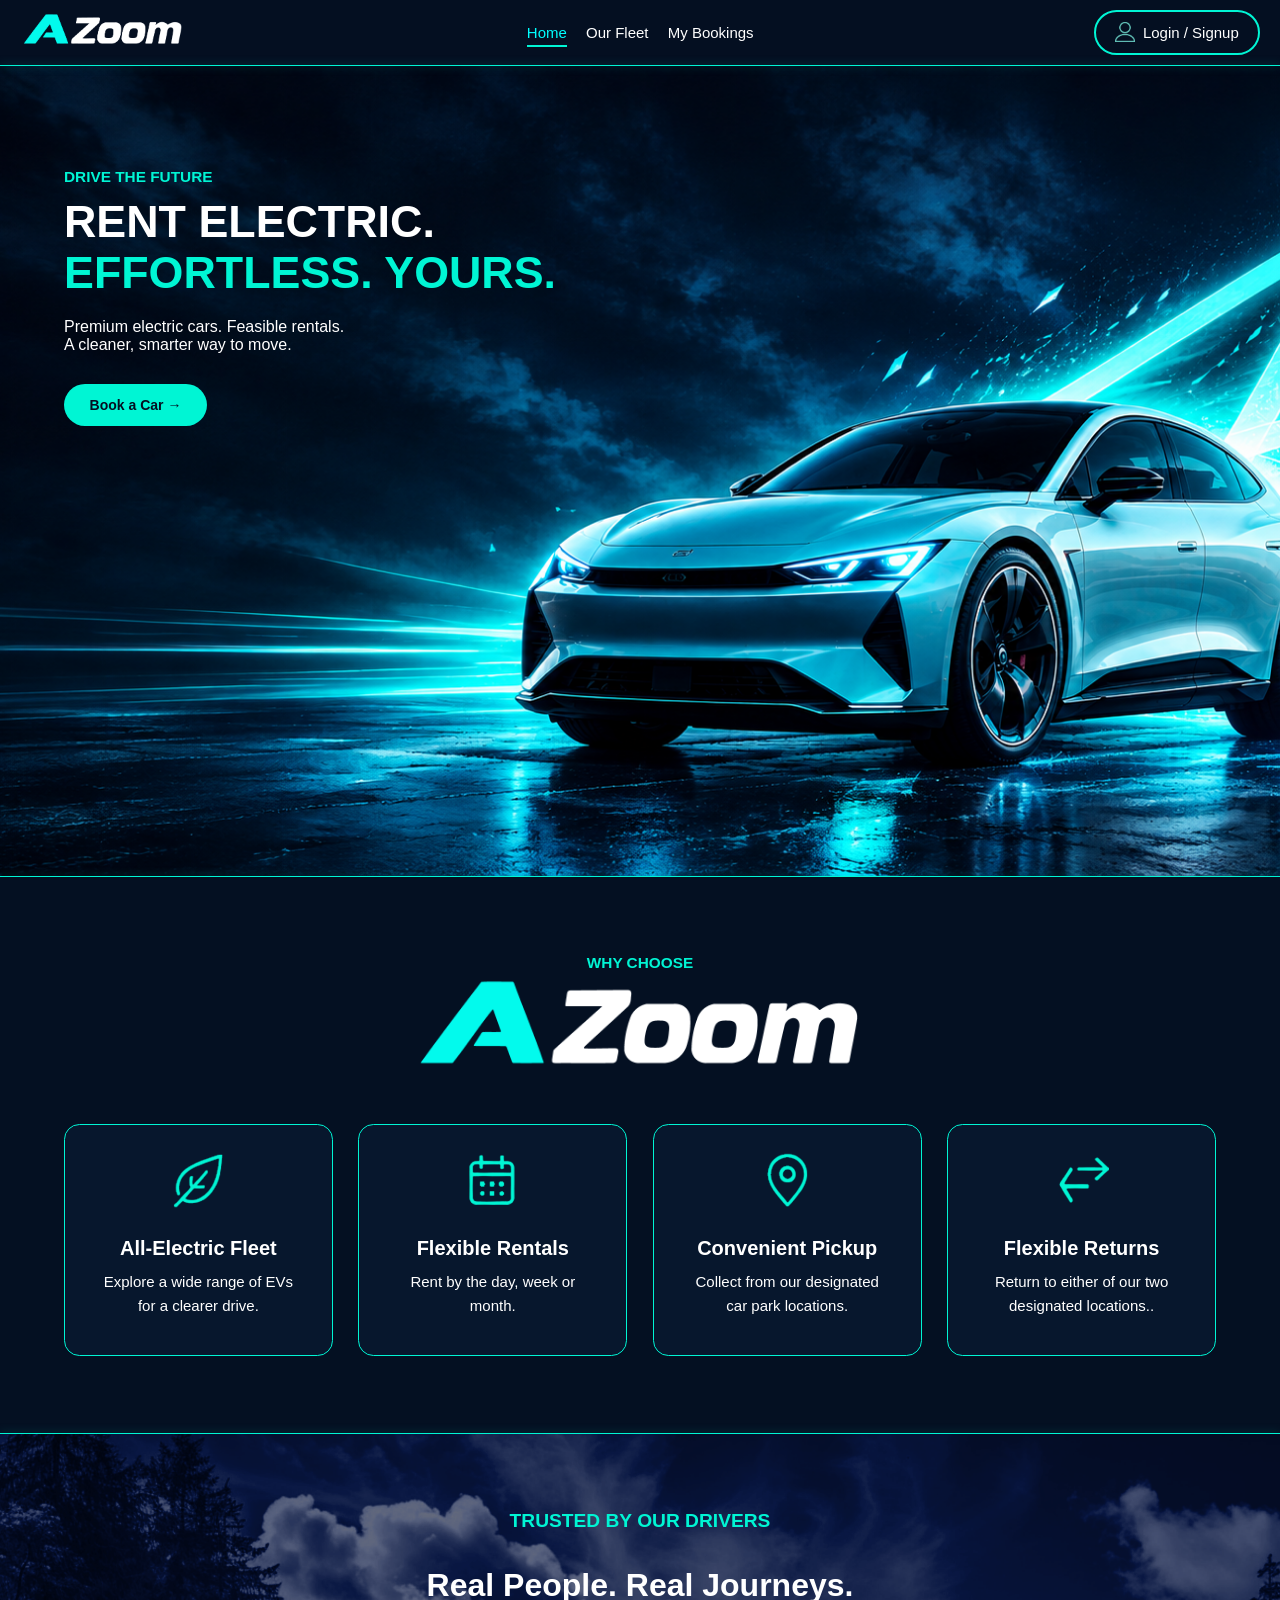
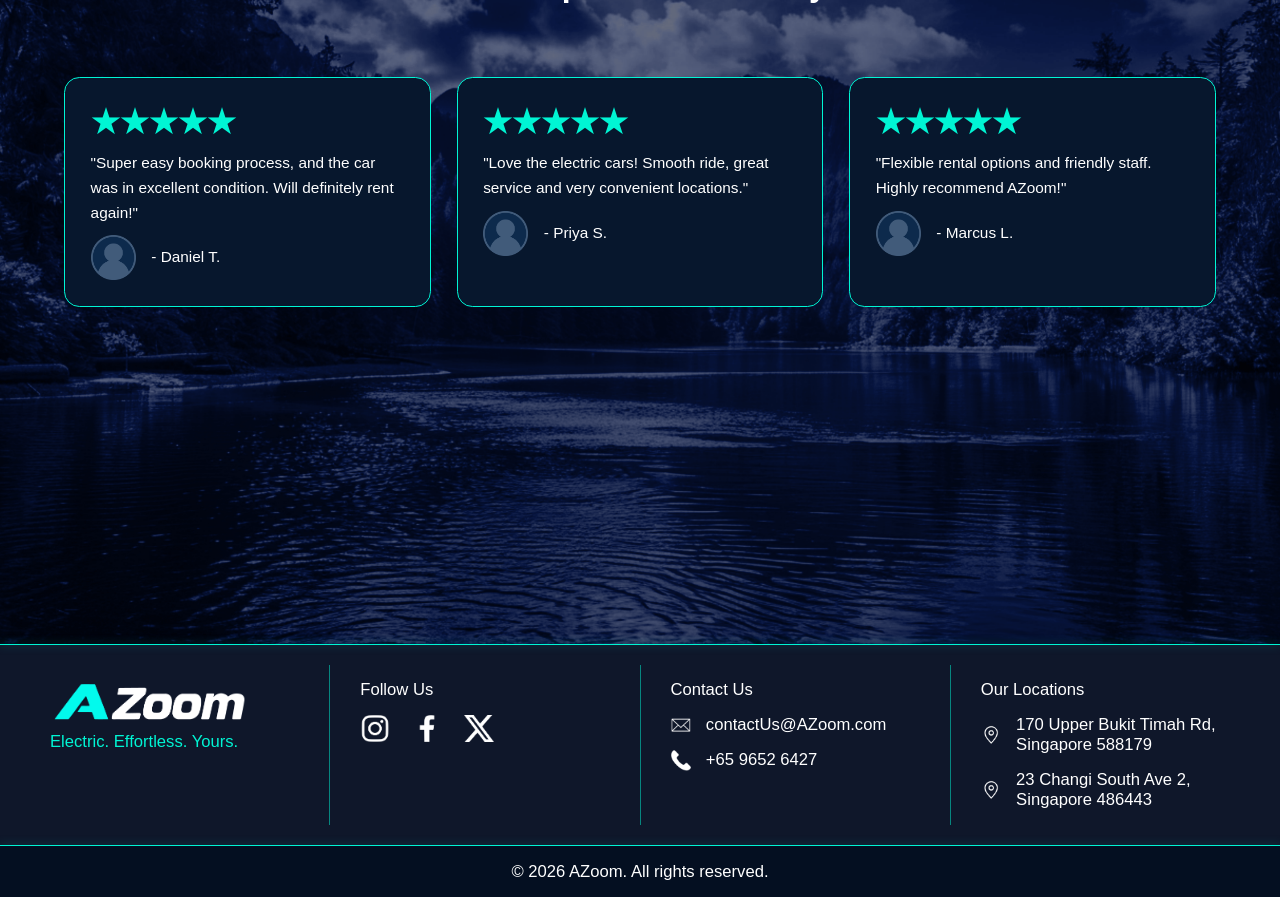
<file: index.html>
<!DOCTYPE html>
<html>
    <head>
        <meta charset="UTF-8">
        <meta name="viewport" content="width=device-width, initial-scale=1.0">
        <title>AZoom Car Rental</title>
        
        <link rel="stylesheet" href="css/HeadFoot.css">

        <link rel="stylesheet" href="css/HomeStyle.css">
        
        <link rel="stylesheet" href="css/Login.css">
        <script src="js/Login.js" defer></script>
    </head>
    <body>
        <header>
            <div class="mainHeader">
                <a href="#top">
                    <img src="Images/Logo-01.png" alt="AZoom" class="logo">
                </a>
                <nav>
                    <a class="currentPg" href="index.html">Home</a>
                    <a href="Cars.html">Our Fleet</a>
                    <a href="Booking.html" id="bookings-link">My Bookings</a>
                </nav>
                <div class="user-actions">
                    <a href="#" class="login-btn">
                        <img src="Images/profile.png" class="profile">
                        <span id="login-btn-text">Login / Signup</span>
                    </a>
                </div>
            </div>
            <hr class="section-divider">         
        </header>
        <section class="hero">
            <h5>DRIVE THE FUTURE</h5>
            <h1>RENT ELECTRIC.</h1>
            <h1 class="line2">EFFORTLESS. YOURS.</h1>
            <p>Premium electric cars. Feasible rentals.<br>
                A cleaner, smarter way to move.
            </p>
            <a href="Cars.html" class="book-car-btn">
                Book a Car &rightarrow;
            </a>
        </section>
        <hr class="section-divider">
        <section class="values">
            <h5>WHY CHOOSE</h5>
            <img src="Images/Logo-01.png" alt="AZoom">
            <div class="features">
                <article class="feature-card">
                    <img src="Images/leaf.png" alt="leaf icon">
                    <h4>All-Electric Fleet</h4>
                    <p>Explore a wide range of EVs for a clearer drive.</p>
                </article>
                <article class="feature-card">
                    <img src="Images/calendar.png" alt="calendar icon">
                    <h4>Flexible Rentals</h4>
                    <p>Rent by the day, week or month.</p>
                </article>
                <article class="feature-card">
                    <img src="Images/location.png" alt="location icon">
                    <h4>Convenient Pickup</h4>
                    <p>Collect from our designated car park locations.</p>
                </article>
                <article class="feature-card">
                    <img src="Images/exchange.png" alt="exchange icon">
                    <h4>Flexible Returns</h4>
                    <p>Return to either of our two designated locations..</p>
                </article>
            </div>
        </section>
        <hr class="section-divider">
        <section class="reviews">
            <h5>TRUSTED BY OUR DRIVERS</h5>
            <h2>Real People. Real Journeys.</h2>
            <div class="reviewTable">
                <article class = "reviewComments">
                    <h1>&#9733;&#9733;&#9733;&#9733;&#9733;</h1>
                    <p>"Super easy booking process, and the car was in 
                        excellent condition. Will definitely rent again!"
                    </p>
                    <div class="reviewProfile">
                        <img src="Images/Review Profille.png" alt="profile picture">
                        <p>- Daniel T.</p>
                    </div>
                </article>
                <article class = "reviewComments">
                    <h1> &#9733;&#9733;&#9733;&#9733;&#9733;</h1>
                    <p>"Love the electric cars! Smooth ride, great service 
                        and very convenient locations."
                    </p>
                    <div class="reviewProfile">
                        <img src="Images/Review Profille.png" alt="profile picture">
                        <p>- Priya S.</p>
                    </div>
                </article>
                <article class = "reviewComments">
                    <h1>&#9733;&#9733;&#9733;&#9733;&#9733;</h1>
                    <p>"Flexible rental options and friendly staff. 
                        Highly recommend AZoom!"
                    </p>
                    <div class="reviewProfile">
                        <img src="Images/Review Profille.png" alt="profile picture">
                        <p>- Marcus L.</p>
                    </div>
                </article>
            </div>
        </section>
    
        <footer>
            <hr class="section-divider">
            <div class="mainFooter">
                <section class="AZoomNTagLine">
                    <img src="Images/Logo-01.png" alt="AZoom">
                    <p>Electric. Effortless. Yours.</p>
                </section>
                <section class="socials">
                    <p>Follow Us</p>
                    <div>
                        <a href="https://www.instagram.com"><img src="Images/instagram.png" alt="Instagram" class="icon"></a>
                        <a href="https://www.facebook.com"><img src="Images/facebook.png" alt="Facebook" class="icon"></a>
                        <a href="https://x.com"><img src="Images/X.png" alt="X" class="icon"></a>
                    </div>
                </section>
                <section class="contacts">
                    <p>Contact Us</p>
                    <a href="" class="link">
                        <img src="Images/email.png" alt = "mail icon" >
                        <p>contactUs@AZoom.com</p>
                    </a>
                    <a href="" class="link">
                        <img src="Images/phone.png" alt = "phone icon" >
                        <p>+65 9652 6427</p>
                    </a>
                </section>
                <section class="location">
                    <p>Our Locations</p>
                    <a href="https://maps.app.goo.gl/hBcvkb2xm8z4tLuj6" class="link">
                        <img src="Images/whiteLocation.png" alt = "location icon" >
                        <p>170 Upper Bukit Timah Rd, Singapore 588179</p>
                    </a>
                    <a href="https://maps.app.goo.gl/z75YxkdmA9KsKhb79" class="link">
                        <img src="Images/whiteLocation.png" alt = "location icon" >
                        <p>23 Changi South Ave 2, Singapore 486443</p>
                    </a>
                </section>
            </div>
            <hr class="section-divider">
            <p>&copy; 2026 AZoom. All rights reserved.</p>
        </footer>
        <!-- Login / Sign Up Popup -->
        <div id="login-modal" class="modal-overlay">
            <div class="login-popup">
                <button type="button" id="close-login" class="close-btn">
                    &times;
                </button>
                <!-- Login Form -->
                <div id="login-section">
                    <h2>Welcome to AZoom</h2>
                    <p>Log in to manage your bookings.</p>
                    <form id="login-form">
                        <label for="login-email">Email Address</label>
                        <input type="email" id="login-email"
                            placeholder="Enter your email" required>
                        <label for="login-password">Password</label>
                        <input type="password" id="login-password"
                            placeholder="Enter your password" required>
                        <button type="submit" class="submit-btn">Login</button>
                    </form>
                    <p class="signup-text">
                        Don't have an account?
                        <a href="#" id="show-signup">Sign Up</a>
                    </p>
                </div>
                <!-- Sign Up Form -->
                <div id="signup-section" style="display: none;">
                    <h2>Create an Account</h2>
                    <p>Join AZoom to start booking your rides.</p>
                    <form id="signup-form">
                        <label for="signup-role">Account Type</label>
                        <select id="signup-role" required>
                            <option value="customer" selected>Customer</option>
                            <option value="employee">Employee</option>
                        </select>
                        <label for="signup-name">Full Name</label>
                        <input type="text" id="signup-name"
                            placeholder="Enter your name" required>
                        <label for="signup-email">Email Address</label>
                        <input type="email" id="signup-email"
                            placeholder="Enter your email" required>
                        <label for="signup-password">Password</label>
                        <input type="password" id="signup-password"
                            placeholder="Create a password" required>
                        <button type="submit" class="submit-btn">Sign Up</button>
                    </form>
                    <p class="signup-text">
                        Already have an account?
                        <a href="#" id="show-login">Login</a>
                    </p>
                </div>
            </div>
        </div>
    </body>
</html>
</file>
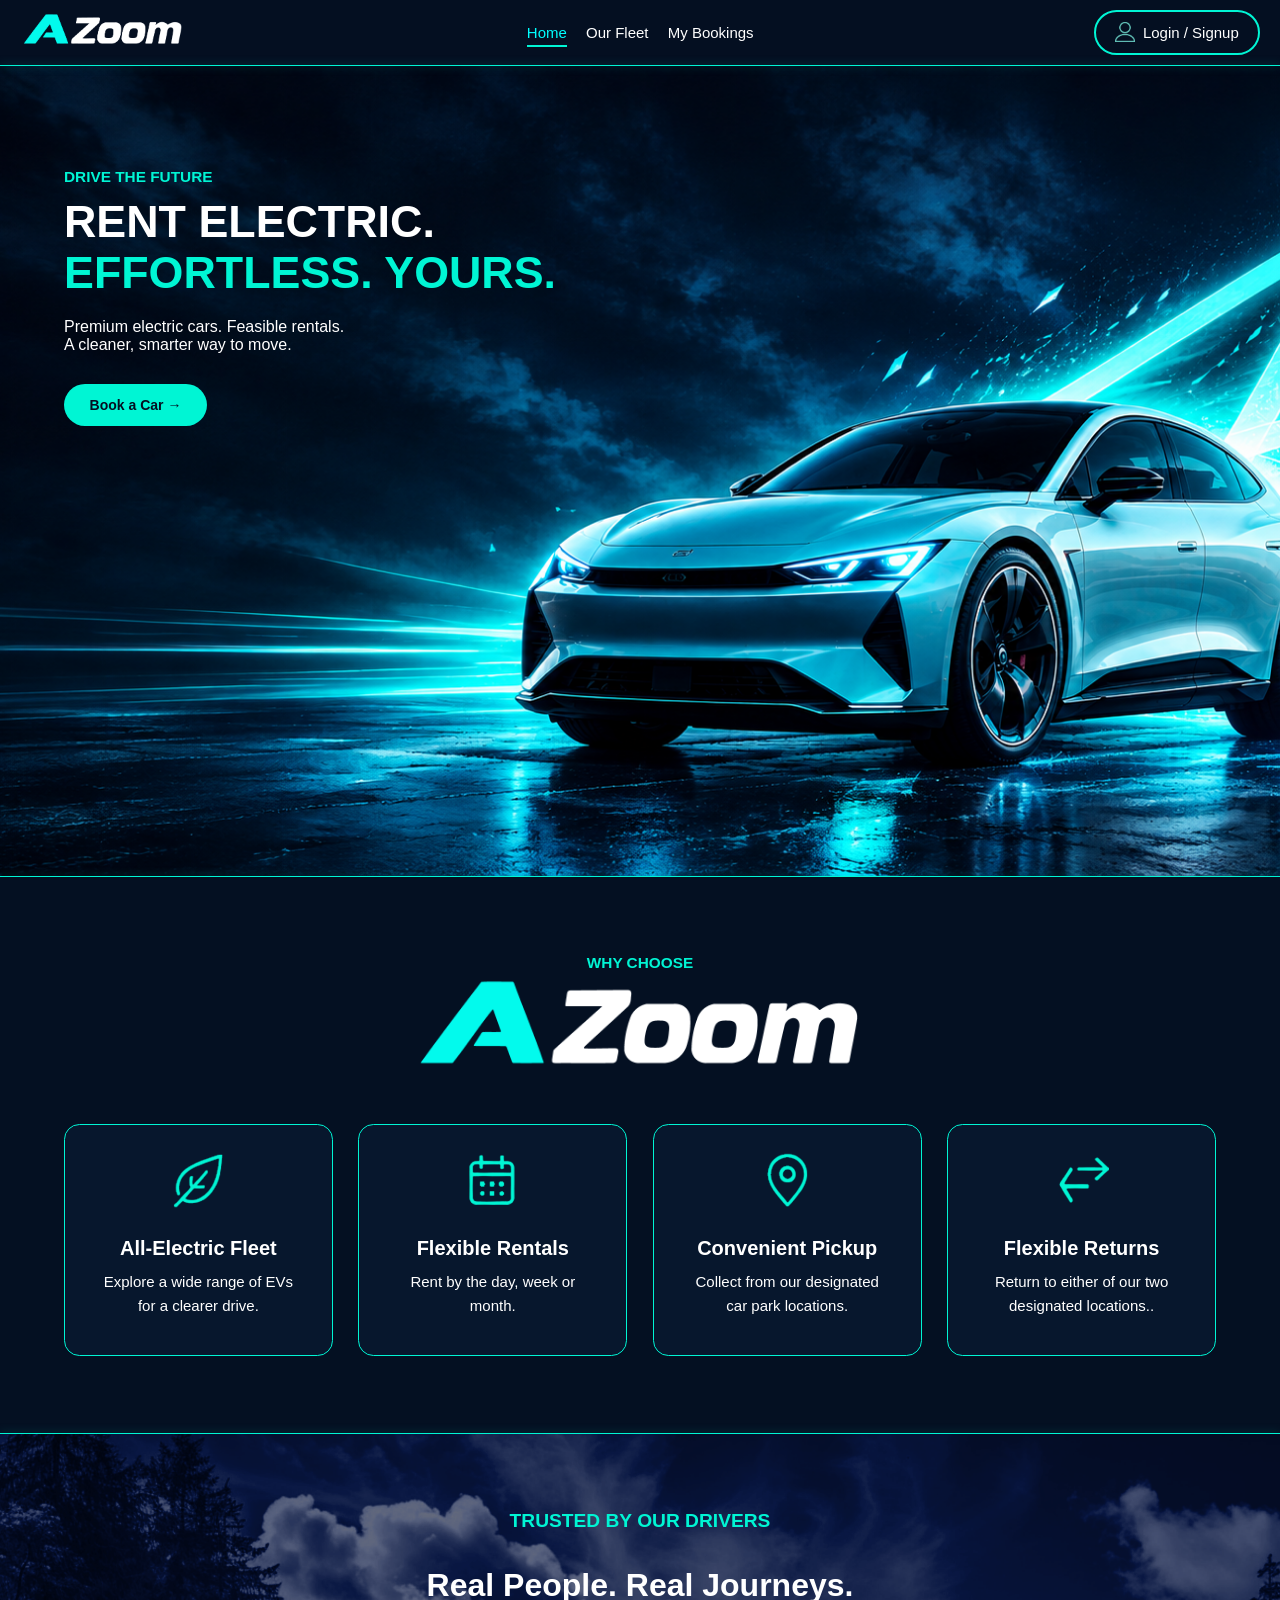
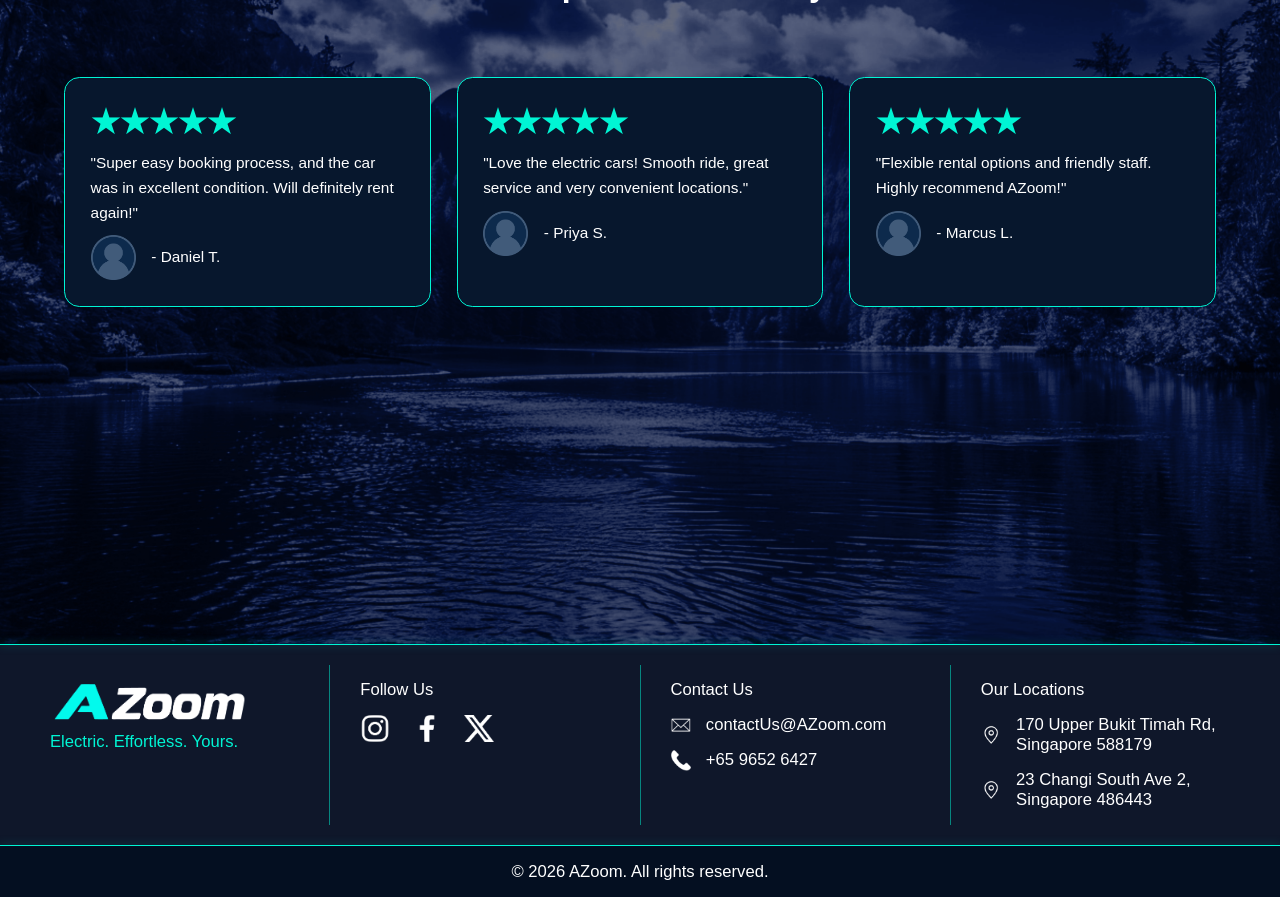
<file: Booking.html>
<!DOCTYPE html>
<html>
    <head>
        <meta charset="UTF-8">
        <meta name="viewport" content="width=device-width, initial-scale=1.0">
        <title>AZoom Car Rental</title>

        <link rel="stylesheet" href="css/HeadFoot.css">
        <link rel="stylesheet" href="css/Booking.css">

        <script src="js/Login.js" defer></script>
        <script src="js/Payment.js" defer></script>
        <script src="js/Booking.js" defer></script>
    </head>
    <body>
        <header>
            <div class="mainHeader">
                <a href="#top">
                    <img src="Images/Logo-01.png" alt="AZoom" class="logo">
                </a>
                <nav>
                    <a href="index.html">Home</a>
                    <a href="Cars.html">Our Fleet</a>
                    <a class="currentPg" href="Booking.html" id="bookings-link">My Bookings</a>
                </nav>
                <div class="user-actions">
                    <a href="#" class="login-btn">
                        <img src="Images/profile.png" class="profile">
                        <span id="login-btn-text">Login / Signup</span>
                    </a>
                </div>
            </div>
            <hr class="section-divider">         
        </header>
        <main class="Bookings">
            <div class="booking-container">

                <div class="booking-heading">
                    <p class="booking-eyebrow">YOUR JOURNEY, YOUR WAY</p>
                    <h1>My Bookings</h1>
                    <p>Manage your reservations and keep track of your rentals.</p>
                </div>

                <!-- Booking status filter buttons -->
                <div class="BookingFilters">
                    <button type="button" class="filter-btn active"
                        data-status="All">All Bookings</button>

                    <button type="button" class="filter-btn"
                        data-status="Reserved">Reserved</button>

                    <button type="button" class="filter-btn"
                        data-status="Active">Active</button>

                    <button type="button" class="filter-btn"
                        data-status="Pending Payment">Pending Payment</button>

                    <button type="button" class="filter-btn"
                        data-status="Completed">Completed</button>
                </div>

                <!-- Booking cards will be added here by JavaScript -->
                <div class="BookingLists" id="booking-lists"></div>

            </div>
        </main>
        <footer>
            <hr class="section-divider">
            <div class="mainFooter">
                <section class="AZoomNTagLine">
                    <img src="Images/Logo-01.png" alt="AZoom">
                    <p>Electric. Effortless. Yours.</p>
                </section>
                <section class="socials">
                    <p>Follow Us</p>
                    <div>
                        <a href="https://www.instagram.com"><img src="Images/instagram.png" alt="Instagram" class="icon"></a>
                        <a href="https://www.facebook.com"><img src="Images/facebook.png" alt="Facebook" class="icon"></a>
                        <a href="https://x.com"><img src="Images/X.png" alt="X" class="icon"></a>
                    </div>
                </section>
                <section class="contacts">
                    <p>Contact Us</p>
                    <a href="" class="link">
                        <img src="Images/email.png" alt = "mail icon" >
                        <p>contactUs@AZoom.com</p>
                    </a>
                    <a href="" class="link">
                        <img src="Images/phone.png" alt = "phone icon" >
                        <p>+65 9652 6427</p>
                    </a>
                </section>
                <section class="location">
                    <p>Our Locations</p>
                    <a href="https://maps.app.goo.gl/hBcvkb2xm8z4tLuj6" class="link">
                        <img src="Images/whiteLocation.png" alt = "location icon" >
                        <p>170 Upper Bukit Timah Rd, Singapore 588179</p>
                    </a>
                    <a href="https://maps.app.goo.gl/z75YxkdmA9KsKhb79" class="link">
                        <img src="Images/whiteLocation.png" alt = "location icon" >
                        <p>23 Changi South Ave 2, Singapore 486443</p>
                    </a>
                </section>
            </div>
            <hr class="section-divider">
            <p>&copy; 2026 AZoom. All rights reserved.</p>
        </footer>
       
    </body>   
</html>
</file>
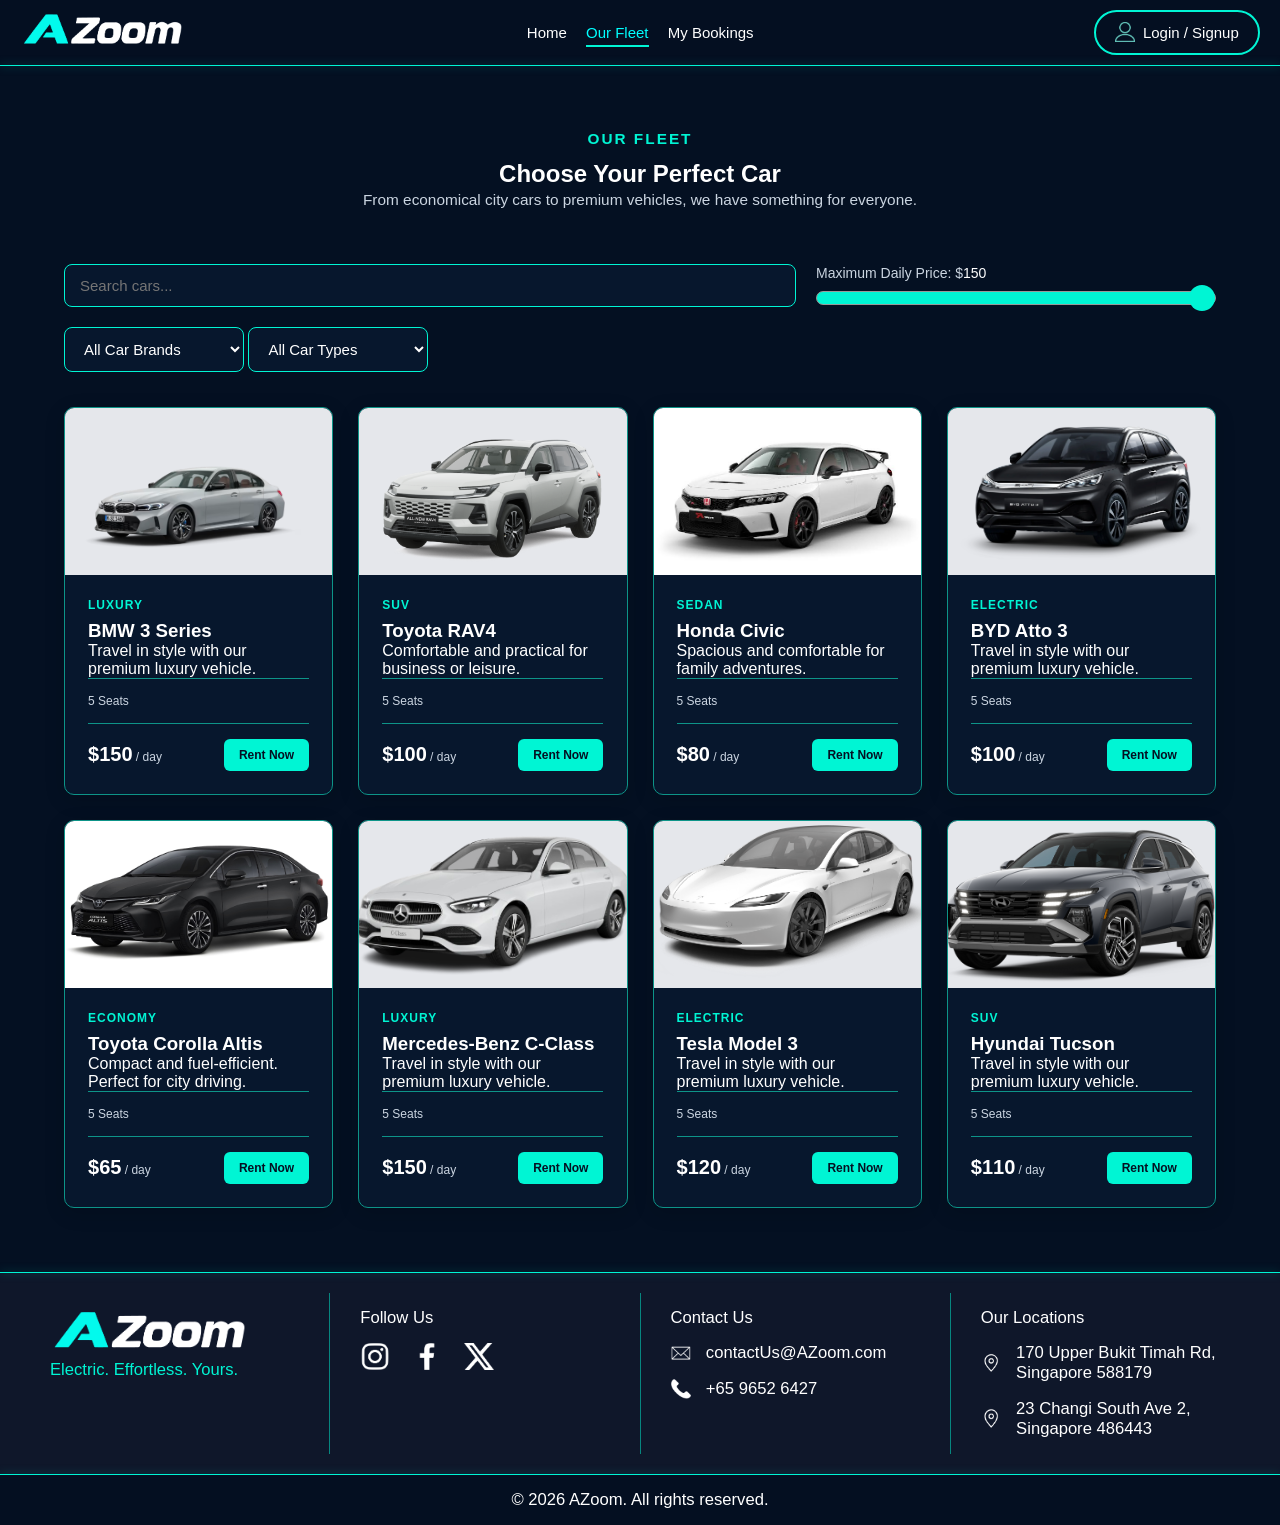
<file: Cars.html>
<!DOCTYPE html>
<html> 
    <head>
        <meta charset="UTF-8">
        <meta name="viewport" content="width=device-width, initial-scale=1.0">
        <title>AZoom Car Rental</title>

        <link rel="stylesheet" href="css/HeadFoot.css">

        <link rel="stylesheet" href="css/CarStyle.css">
        <script src="js/CarsJava.js" defer></script>
        
        <link rel="stylesheet" href="css/Login.css">
        <script src="js/Login.js" defer></script>
    </head>
    <body>
        <header>
            <div class="mainHeader">
                <a href="#top">
                    <img src="Images/Logo-01.png" alt="AZoom" class="logo">
                </a>
                <nav>
                    <a href="index.html">Home</a>
                    <a class="currentPg" href="Cars.html">Our Fleet</a>
                    <a href="Booking.html" id="bookings-link">My Bookings</a>
                </nav>
                <div class="user-actions">
                    <a href="#" class="login-btn">
                        <img src="Images/profile.png" class="profile">
                        <span id="login-btn-text">Login / Signup</span>
                    </a>
                </div>
            </div>
            <hr class="section-divider">         
        </header>
        <section class="cars">
            <div class="section-heading">
                <p class="section-label">OUR FLEET</p>
                <h2>Choose Your Perfect Car</h2>
                <p>From economical city cars to premium vehicles, we have something for everyone.</p>
            </div>
            
            <!-- CAR FILTERS -->
            <div class="car-filters">
                <div class="search-N-Slide">
                    <!-- Search bar -->
                    <input
                        type="text"
                        id="car-search"
                        placeholder="Search cars..."
                    >
                    
                    <!-- Daily price slider -->
                    <div class="price-filter">
                        <label for="max-price">
                            Maximum Daily Price: $<span id="price-value">150</span>
                        </label>

                        <input
                            type="range"
                            id="max-price"
                            min="65"
                            max="150"
                            value="150"
                            step="5"
                        >
                    </div>
                </div>
                <div class="filters">
                    <!-- Car Brand filter -->
                    <select id="car-brand">
                        <option value="All">All Car Brands</option>
                        <option value="Toyota">Toyota</option>
                        <option value="Honda">Honda</option>
                        <option value="Hyundai">Hyundai</option>
                        <option value="BMW">BMW</option>
                        <option value="Mercedes-Benz">Mercedes-Benz</option>
                        <option value="Tesla">Tesla</option>
                        <option value="BYD">BYD</option>
                    </select>
                    <!-- Car type filter -->
                    <select id="car-type">
                        <option value="All">All Car Types</option>
                        <option value="Economy">Economy</option>
                        <option value="Sedan">Sedan</option>
                        <option value="SUV">SUV</option>
                        <option value="Luxury">Luxury</option>
                        <option value="Electric">Electric</option>
                    </select>
                </div>
            </div>
            
            <!-- CAR LIST -->
            <div class="car-grid">

                <!-- Car 1 -->
                <article class="car-card" data-name="BMW 3 Series" data-brand="BMW"
                data-type="Luxury" data-price="150">
                    <div class="car-image">
                        <img src="Images/Cars/BMW 3 Series.png" alt="BMW">
                    </div>
                    <div class="car-content">
                        <p class="car-category">LUXURY</p>
                        <h3>BMW 3 Series</h3>
                        <p>Travel in style with our premium luxury vehicle.</p>
                        <div class="car-details">
                            <span>5 Seats</span>
                        </div>
                        <div class="car-footer">
                            <p class="price"><strong>$150</strong> / day</p>
                            <a href="#" class="btn rent-btn">Rent Now</a>
                        </div>
                    </div>
                </article>
                <!-- Car 2 -->
                <article class="car-card" data-name="Toyota RAV4" data-brand="Toyota"
                data-type="SUV" data-price="100">
                    <div class="car-image">
                        <img src="Images/Cars/Toyota RAV4 White.png" alt="RAV4">
                    </div>
                    <div class="car-content">
                        <p class="car-category">SUV</p>
                        <h3>Toyota RAV4</h3>
                        <p>Comfortable and practical for business or leisure.</p>
                        <div class="car-details">
                            <span>5 Seats</span>
                        </div>
                        <div class="car-footer">
                            <p class="price"><strong>$100</strong> / day</p>
                            <a href="#" class="btn rent-btn">Rent Now</a>
                        </div>
                    </div>
                </article>
                <!-- Car 3 -->
                <article class="car-card" data-name="Honda Civic" data-brand="Honda"
                data-type="Sedan" data-price="80">
                    <div class="car-image">
                        <img src="Images/Cars/Honda Civic White.jpg" alt="Honda Civic">
                    </div>
                    <div class="car-content">
                        <p class="car-category">SEDAN</p>
                        <h3>Honda Civic</h3>
                        <p>Spacious and comfortable for family adventures.</p>
                        <div class="car-details">
                            <span>5 Seats</span>
                        </div>
                        <div class="car-footer"><p class="price"><strong>$80</strong> / day</p>
                            <a href="#" class="btn rent-btn">Rent Now</a>
                        </div>
                    </div>
                </article>
                <!-- Car 4 -->
                <article class="car-card" data-name="BYD Atto 3" data-brand="BYD"
                data-type="Electric" data-price="100">
                    <div class="car-image">
                        <img src="Images/Cars/BYD Atto 3 Black.png" alt="BYD Atto 3">
                    </div>
                    <div class="car-content">
                        <p class="car-category">ELECTRIC</p>
                        <h3>BYD Atto 3</h3>
                        <p>Travel in style with our premium luxury vehicle.</p>
                        <div class="car-details">
                            <span>5 Seats</span>
                        </div>
                        <div class="car-footer">
                            <p class="price"><strong>$100</strong> / day</p>
                            <a href="#" class="btn rent-btn">Rent Now</a>
                        </div>
                    </div>
                </article>

                <!-- Car 5-->
                <article class="car-card" data-name=" Toyota Corolla Altis" data-brand="Toyota"
                data-type="Economy" data-price="65">
                    <div class="car-image">
                        <img src="Images/Cars/Toyota Corolla Altis Black.png" alt="Toyota Corolla Altis">
                    </div>
                    <div class="car-content">
                        <p class="car-category">ECONOMY</p>
                        <h3>Toyota Corolla Altis</h3>
                        <p>Compact and fuel-efficient. Perfect for city driving.</p>
                        <div class="car-details">
                            <span>5 Seats</span>
                        </div>
                        <div class="car-footer">
                            <p class="price"><strong>$65</strong> / day</p>
                            <a href="#" class="btn rent-btn">Rent Now</a>
                        </div>
                    </div>
                </article>

                <!-- Car 6 -->
                <article class="car-card" data-name="Mercedes-Benz C-Class" data-brand="Mercedes-Benz"
                data-type="Luxury" data-price="150">
                    <div class="car-image">
                        <img src="Images/Cars/Mercedes-Benz C-Class White.png" alt="Mercedes-Benz">
                    </div>
                    <div class="car-content">
                        <p class="car-category">LUXURY</p>
                        <h3>Mercedes-Benz C-Class</h3>
                        <p>Travel in style with our premium luxury vehicle.</p>
                        <div class="car-details">
                            <span>5 Seats</span>
                        </div>
                        <div class="car-footer">
                            <p class="price"><strong>$150</strong> / day</p>
                            <a href="#" class="btn rent-btn">Rent Now</a>
                        </div>
                    </div>
                </article>

                <!-- Car 7 -->
                <article class="car-card" data-name="Tesla Model 3" data-brand="Tesla"
                data-type="Electric" data-price="120">
                    <div class="car-image">
                        <img src="Images/Cars/Tesla Model 3 White.png" alt="Tesla">
                    </div>
                    <div class="car-content">
                        <p class="car-category">ELECTRIC</p>
                        <h3>Tesla Model 3</h3>
                        <p>Travel in style with our premium luxury vehicle.</p>
                        <div class="car-details">
                            <span>5 Seats</span>
                        </div>
                        <div class="car-footer">
                            <p class="price"><strong>$120</strong> / day</p>
                            <a href="#" class="btn rent-btn">Rent Now</a>
                        </div>
                    </div>
                </article>

                <!-- Car 8 -->
                <article class="car-card" data-name="Hyundai Tucson" data-brand="Hyundai"
                data-type="SUV" data-price="110">
                    <div class="car-image">
                        <img src="Images/Cars/Hyundai Tucson Grey.png" alt="Hyundai Tucson">
                    </div>
                    <div class="car-content">
                        <p class="car-category">SUV</p>
                        <h3>Hyundai Tucson</h3>
                        <p>Travel in style with our premium luxury vehicle.</p>
                        <div class="car-details">
                            <span>5 Seats</span>
                        </div>
                        <div class="car-footer">
                            <p class="price"><strong>$110</strong> / day</p>
                            <a href="#" class="btn rent-btn">Rent Now</a>
                        </div>
                    </div>
                </article>

            </div>
        </section>
        <footer>
            <hr class="section-divider">
            <div class="mainFooter">
                <section class="AZoomNTagLine">
                    <img src="Images/Logo-01.png" alt="AZoom">
                    <p>Electric. Effortless. Yours.</p>
                </section>
                <section class="socials">
                    <p>Follow Us</p>
                    <div>
                        <a href="https://www.instagram.com"><img src="Images/instagram.png" alt="Instagram" class="icon"></a>
                        <a href="https://www.facebook.com"><img src="Images/facebook.png" alt="Facebook" class="icon"></a>
                        <a href="https://x.com"><img src="Images/X.png" alt="X" class="icon"></a>
                    </div>
                </section>
                <section class="contacts">
                    <p>Contact Us</p>
                    <a href="" class="link">
                        <img src="Images/email.png" alt = "mail icon" >
                        <p>contactUs@AZoom.com</p>
                    </a>
                    <a href="" class="link">
                        <img src="Images/phone.png" alt = "phone icon" >
                        <p>+65 9652 6427</p>
                    </a>
                </section>
                <section class="location">
                    <p>Our Locations</p>
                    <a href="https://maps.app.goo.gl/hBcvkb2xm8z4tLuj6" class="link">
                        <img src="Images/whiteLocation.png" alt = "location icon" >
                        <p>170 Upper Bukit Timah Rd, Singapore 588179</p>
                    </a>
                    <a href="https://maps.app.goo.gl/z75YxkdmA9KsKhb79" class="link">
                        <img src="Images/whiteLocation.png" alt = "location icon" >
                        <p>23 Changi South Ave 2, Singapore 486443</p>
                    </a>
                </section>
            </div>
            <hr class="section-divider">
            <p>&copy; 2026 AZoom. All rights reserved.</p>
        </footer>
        <!-- Login / Sign Up Popup -->
        <div id="login-modal" class="modal-overlay">
            <div class="login-popup">
                <button type="button" id="close-login" class="close-btn">
                    &times;
                </button>
                <!-- Login Form -->
                <div id="login-section">
                    <h2>Welcome to AZoom</h2>
                    <p>Log in to manage your bookings.</p>
                    <form id="login-form">
                        <label for="login-email">Email Address</label>
                        <input type="email" id="login-email"
                            placeholder="Enter your email" required>
                        <label for="login-password">Password</label>
                        <input type="password" id="login-password"
                            placeholder="Enter your password" required>
                        <button type="submit" class="submit-btn">Login</button>
                    </form>
                    <p class="signup-text">
                        Don't have an account?
                        <a href="#" id="show-signup">Sign Up</a>
                    </p>
                </div>
                <!-- Sign Up Form -->
                <div id="signup-section" style="display: none;">
                    <h2>Create an Account</h2>
                    <p>Join AZoom to start booking your rides.</p>
                    <form id="signup-form">
                        <label for="signup-role">Account Type</label>
                        <select id="signup-role" required>
                            <option value="customer" selected>Customer</option>
                            <option value="employee">Employee</option>
                        </select>
                        <label for="signup-name">Full Name</label>
                        <input type="text" id="signup-name"
                            placeholder="Enter your name" required>
                        <label for="signup-email">Email Address</label>
                        <input type="email" id="signup-email"
                            placeholder="Enter your email" required>
                        <label for="signup-password">Password</label>
                        <input type="password" id="signup-password"
                            placeholder="Create a password" required>
                        <button type="submit" class="submit-btn">Sign Up</button>
                    </form>
                    <p class="signup-text">
                        Already have an account?
                        <a href="#" id="show-login">Login</a>
                    </p>
                </div>
            </div>
        </div>
    </body>   
</html>
</file>
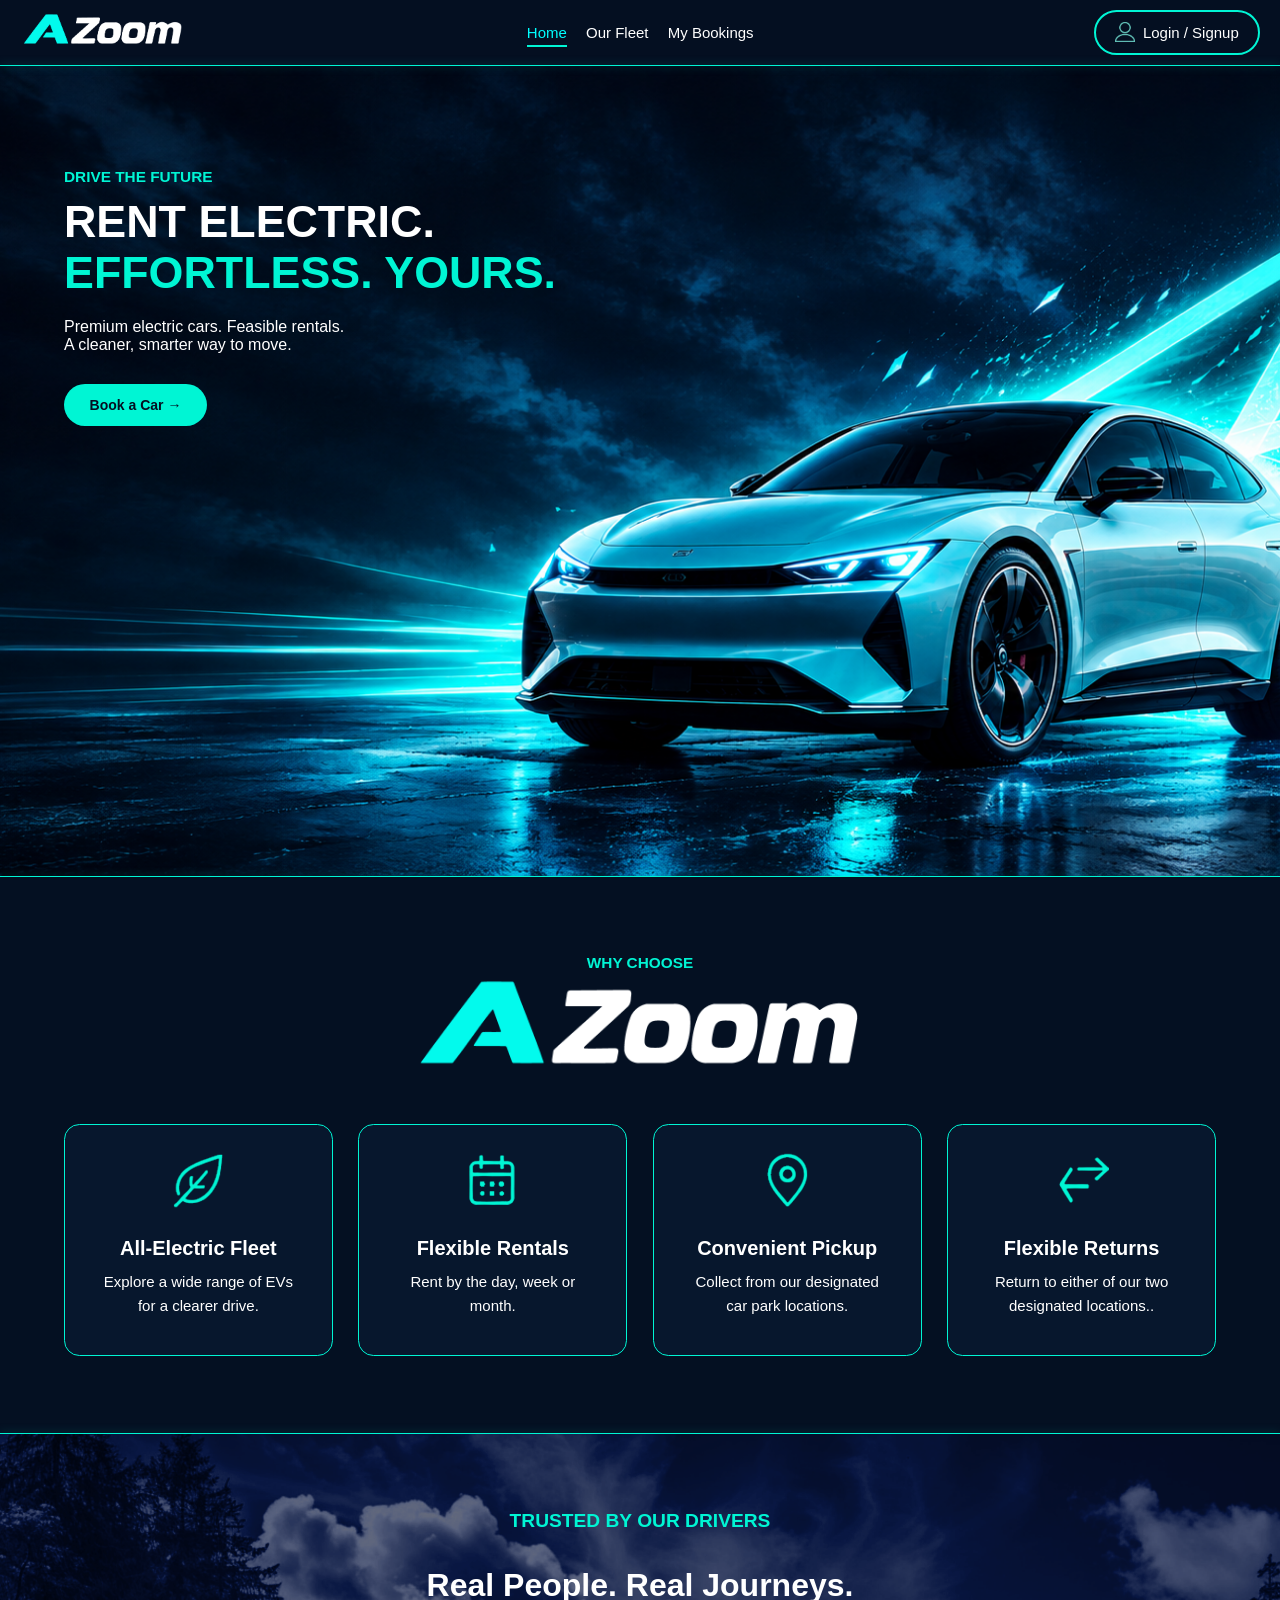
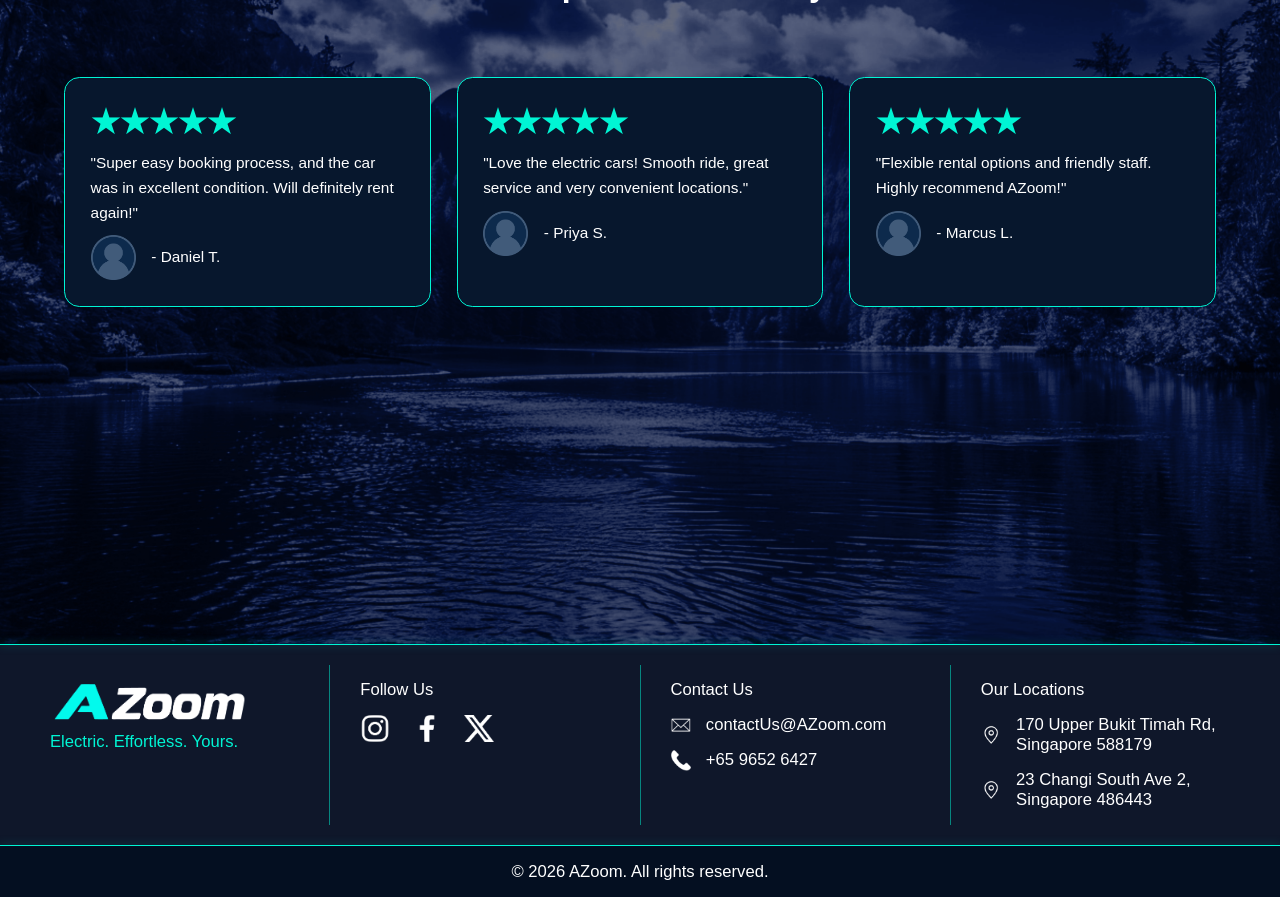
<file: Employee.html>
<!DOCTYPE html>
<html lang="en"> 
<head>
    <meta charset="UTF-8">
    <meta name="viewport" content="width=device-width, initial-scale=1.0">
    <title>AZoom Employee Dashboard</title>

    <link rel="stylesheet" href="css/HeadFoot.css">
    <link rel="stylesheet" href="css/Employee.css">
    
    <script src="js/Login.js" defer></script>
    <script src="js/Employee.js" defer></script>
    
</head>

<body>
    <header>
        <div class="mainHeader">
            <a href="index.html">
                <img src="Images/Logo-01.png" alt="AZoom" class="logo">
            </a>
            <nav>
                <a href="index.html">Home</a>
                <a href="Cars.html">Our Fleet</a>
                <a class="currentPg" href="Booking.html">Customer Bookings</a>
            </nav>
           <a href="#" id="employee-logout" class="login-btn">
                <span>Logout</span>
            </a>
        </div>
        <hr class="section-divider">
    </header>

    <main class="employee-dashboard">
        <p class="eyebrow">AZOOM STAFF PORTAL</p>
        <h1>Employee Dashboard</h1>
        <p class="dashboard-intro">
            Manage reservations, inspect returned vehicles and record damages.
        </p>

        <!-- DASHBOARD FILTER CARDS -->
        <section class="dashboard-stats">
             <button type="button" class="stat-card"
                    data-filter="Reserved">
                <p>Reserved Bookings</p>
                <h2 id="reserved-count">0</h2>
            </button>

            <button type="button" class="stat-card"
                    data-filter="In Use">
                <p>Cars In Use</p>
                <h2 id="in-use-count">0</h2>
            </button>

            <button type="button" class="stat-card"
                    data-filter="Pending Inspection">
                <p>Pending Inspection</p>
                <h2 id="returned-count">0</h2>
            </button>

            <button type="button" class="stat-card"
                    data-filter="Pending Payment">
                <p>Pending Payment</p>
                <h2 id="inspection-count">0</h2>
            </button>
        </section>

        <section class="bookings-section">
            <h2>Booking & Return Management</h2>
            <p class="table-note">
                Manage vehicle collections and returns, record inspection remarks
                and damage charges, and calculate the final rental cost based on
                the actual return date.
            </p>

            <!-- ADDITIONAL BOOKING FILTERS -->
            <div class="booking-filters">
                <button type="button" class="booking-filter-btn"
                        data-filter="All">
                    All Bookings
                </button>
                
                <button type="button" class="booking-filter-btn"
                        data-filter="In Progress">
                    In Progress Bookings
                </button>

                <button type="button" class="booking-filter-btn"
                        data-filter="Completed">
                    Completed
                </button>
            </div>

            <p id="current-filter-label" class="current-filter-label">
                Showing: Reserved Bookings
            </p>

            <div class="table-wrapper">
                <table>
                    <thead>
                        <tr>
                            <th>Booking</th>
                            <th>Vehicle</th>
                            <th>Collection Date</th>
                            <th>Collected</th>
                            <th>Estimated Return Date</th>
                            <th>Actual Return Date</th>
                            <th>Returned</th>
                            <th>Inspection Remarks</th>
                            <th>Damage Charges ($)</th>
                            <th>Inspected</th>
                            <th>Vehicle Status</th>
                            <th>Actions (Save / Request Payment)</th>
                        </tr>
                    </thead>
                    <tbody id="employee-booking-list">
                        <tr>
                            <td colspan="12">Loading bookings...</td>
                        </tr>
                    </tbody>
                </table>
            </div>

            <p id="employee-message" class="employee-message"></p>
        </section>
    </main>
    <footer>
            <hr class="section-divider">
            <div class="mainFooter">
                <section class="AZoomNTagLine">
                    <img src="Images/Logo-01.png" alt="AZoom">
                    <p>Electric. Effortless. Yours.</p>
                </section>
                <section class="socials">
                    <p>Follow Us</p>
                    <div>
                        <a href="https://www.instagram.com"><img src="Images/instagram.png" alt="Instagram" class="icon"></a>
                        <a href="https://www.facebook.com"><img src="Images/facebook.png" alt="Facebook" class="icon"></a>
                        <a href="https://x.com"><img src="Images/X.png" alt="X" class="icon"></a>
                    </div>
                </section>
                <section class="contacts">
                    <p>Contact Us</p>
                    <a href="" class="link">
                        <img src="Images/email.png" alt = "mail icon" >
                        <p>contactUs@AZoom.com</p>
                    </a>
                    <a href="" class="link">
                        <img src="Images/phone.png" alt = "phone icon" >
                        <p>+65 9652 6427</p>
                    </a>
                </section>
                <section class="location">
                    <p>Our Locations</p>
                    <a href="https://maps.app.goo.gl/hBcvkb2xm8z4tLuj6" class="link">
                        <img src="Images/whiteLocation.png" alt = "location icon" >
                        <p>170 Upper Bukit Timah Rd, Singapore 588179</p>
                    </a>
                    <a href="https://maps.app.goo.gl/z75YxkdmA9KsKhb79" class="link">
                        <img src="Images/whiteLocation.png" alt = "location icon" >
                        <p>23 Changi South Ave 2, Singapore 486443</p>
                    </a>
                </section>
            </div>
            <hr class="section-divider">
            <p>&copy; 2026 AZoom. All rights reserved.</p>
        </footer>
</body>
</html>
</file>
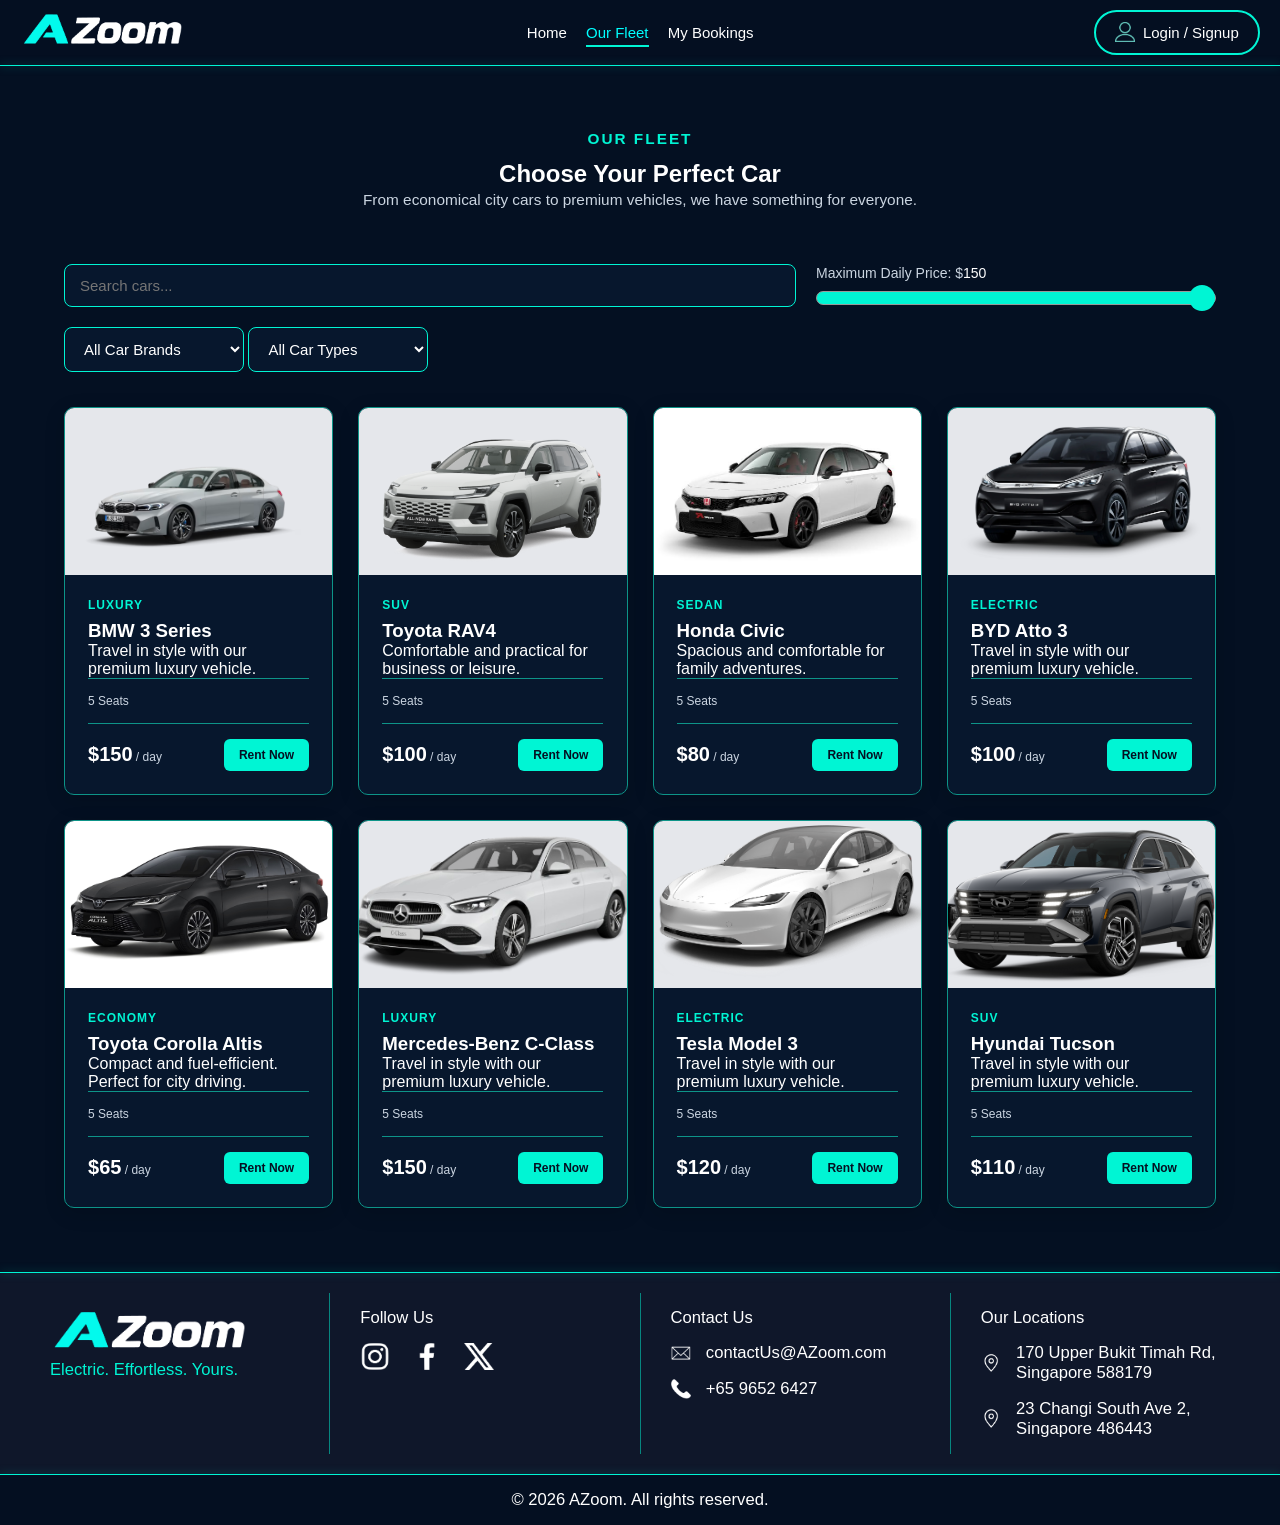
<file: Payment.html>
<!DOCTYPE html> 
<html>
    <head>
        <meta charset="UTF-8">
        <meta name="viewport" content="width=device-width, initial-scale=1.0">
        <title>AZoom Car Rental</title>


        <link rel="stylesheet" href="css/HeadFoot.css">

        <link rel="stylesheet" href="css/Payment.css">
        <script src="js/Login.js" defer></script>
        <script src="js/Payment.js" defer></script>
        
    </head>
    <body>
        <header>
            <div class="mainHeader">
                <a href="#top">
                    <img src="Images/Logo-01.png" alt="AZoom" class="logo">
                </a>
                <nav>
                    <a href="index.html">Home</a>
                    <a href="Cars.html">Our Fleet</a>
                    <a href="Booking.html" id="bookings-link">My Bookings</a>
                </nav>
                <div class="user-actions">
                    <a href="#" class="login-btn">
                        <img src="Images/profile.png" class="profile">
                        <span id="login-btn-text">Login / Signup</span>
                    </a>
                </div>
            </div>
            <hr class="section-divider">         
        </header>
        <section class="payment-section">
            <div class="payment-container">

                <h1>Complete Your Reservation</h1>
                <p class="payment-intro">
                    Reserve your electric vehicle online using your credit card.
                </p>

                <div class="payment-content">
                    <!-- Left: Booking Summary -->
                    <div class="booking-summary">
                        <h2>Booking Summary</h2>

                        <!-- Selected Car -->
                        <p>Selected Vehicle</p>
                        <h3 id="car-name">Loading car...</h3>
                        <p id="car-type">Car Type</p>
                        <p id="car-price">$0.00 / day</p>

                        <hr>

                        <!-- Collection and Return Dates -->
                        <div class="date-row">
                            <div>
                                <label for="collection-date">Collection Date</label>
                                <input type="date" id="collection-date" required>
                            </div>

                            <div>
                                <label for="return-date">Return Date</label>
                                <input type="date" id="return-date" required>
                            </div>
                        </div>

                        <!-- Pick-up Location -->
                        <label>Pick-up Location</label>

                        <div class="location-options">
                            <label class="location-card">
                                <input type="radio" name="pickup-location"
                                    value="170 Upper Bukit Timah Rd, Singapore 588179"
                                    required>
                                <span>170 Upper Bukit Timah Rd</span>
                                <small>Singapore 588179</small>
                            </label>

                            <label class="location-card">
                                <input type="radio" name="pickup-location"
                                    value="23 Changi South Ave 2, Singapore 486443"
                                    required>
                                <span>23 Changi South Ave 2</span>
                                <small>Singapore 486443</small>
                            </label>
                        </div>

                        <hr>

                        <!-- Estimated Rental Cost -->
                        <p>Rental Duration</p>
                        <h3 id="rental-duration">Please select your dates</h3>

                        <p>Estimated Rental Cost</p>
                        <h2 class="total-price" id="total-price">$0.00</h2>

                        <p class="payment-note">
                            Additional damage charges may apply after the vehicle
                            is returned and inspected by an AZoom employee.
                        </p>
                    </div>


                    <!-- Right: Payment Form -->
                    <div class="card-payment">
                        <h2>Credit Card Details</h2>

                        <form id="payment-form">
                            <label for="card-name">Cardholder Name</label>
                            <input type="text" id="card-name"
                                placeholder="Name on card" required>

                            <label for="card-number">Card Number</label>
                            <input
                                type="text"
                                id="card-number"
                                placeholder="0000 0000 0000 0000"
                                inputmode="numeric"
                                maxlength="19"
                                required
                            >
                            <span id="card-number-error" class="input-error"></span>
                            <div class="card-row">
                                <div>
                                    <label for="expiry">Expiry Date</label>
                                    <input
                                        type="text"
                                        id="expiry"
                                        placeholder="MM/YY"
                                        inputmode="numeric"
                                        maxlength="5"
                                        required
                                    >
                                    <span id="expiry-error" class="input-error"></span>
                                </div>

                                <div>
                                    <label for="cvv">CVV</label>
                                    <input type="password" id="cvv"
                                        placeholder="123" required>
                                </div>
                            </div>

                            <button type="submit" class="pay-btn">
                                Pay &amp; Reserve
                            </button>
                        </form>
                    </div>

                </div>

            </div>
        </section>

        <footer>
            <hr class="section-divider">
            <div class="mainFooter">
                <section class="AZoomNTagLine">
                    <img src="Images/Logo-01.png" alt="AZoom">
                    <p>Electric. Effortless. Yours.</p>
                </section>
                <section class="socials">
                    <p>Follow Us</p>
                    <div>
                        <a href="https://www.instagram.com"><img src="Images/instagram.png" alt="Instagram" class="icon"></a>
                        <a href="https://www.facebook.com"><img src="Images/facebook.png" alt="Facebook" class="icon"></a>
                        <a href="https://x.com"><img src="Images/X.png" alt="X" class="icon"></a>
                    </div>
                </section>
                <section class="contacts">
                    <p>Contact Us</p>
                    <a href="" class="link">
                        <img src="Images/email.png" alt = "mail icon" >
                        <p>contactUs@AZoom.com</p>
                    </a>
                    <a href="" class="link">
                        <img src="Images/phone.png" alt = "phone icon" >
                        <p>+65 9652 6427</p>
                    </a>
                </section>
                <section class="location">
                    <p>Our Locations</p>
                    <a href="https://maps.app.goo.gl/hBcvkb2xm8z4tLuj6" class="link">
                        <img src="Images/whiteLocation.png" alt = "location icon" >
                        <p>170 Upper Bukit Timah Rd, Singapore 588179</p>
                    </a>
                    <a href="https://maps.app.goo.gl/z75YxkdmA9KsKhb79" class="link">
                        <img src="Images/whiteLocation.png" alt = "location icon" >
                        <p>23 Changi South Ave 2, Singapore 486443</p>
                    </a>
                </section>
            </div>
            <hr class="section-divider">
            <p>&copy; 2026 AZoom. All rights reserved.</p>
        </footer>
    </body>   
</html>
</file>
<file: css/HeadFoot.css>
* {
    color: white;
    margin: 0;
    font-family: Arial, Helvetica, sans-serif;
    box-sizing: border-box;
}
a {
    text-decoration: none;
}
.section-divider {
    border: none;
    height: 1px;
    background-color: #00F5D4;
    margin: 0;
    box-shadow: 0 0 8px rgba(0, 245, 212, 0.5);
}
/*  ==========================================
        HEADER
    =========================================*/
header {
    position: sticky;
    top: 0;
    z-index: 1000;
}
.mainHeader {    
    background-color: #040F21;
    display: flex;
    justify-content: space-between;
    align-items: center;
    padding: clamp(8px, 0.8vw, 14px) 20px;
    gap:20px;
}
.logo {
    background-color: #040F21;
    width: clamp(150px, 13vw, 240px);
    height: auto;
}
nav {
    display: flex;
    justify-content: center;
    align-items: center;
    gap: clamp(10px, 1.5vw, 25px);
    background-color: #040F21;
}
nav a {
    font-size: clamp(15px, 1.1vw, 20px);
    white-space: nowrap;
    transition: transform 0.2s ease, color 0.2s ease, text-shadow 0.2s ease;
    
}
nav a:hover {
    color: aqua;
    transform: translateY(-3px);
    text-shadow: 0 0 8px #00F5D4;
}
.currentPg {
    color: aqua;
    position: relative;
}
.currentPg::after {
    content: "";
    position: absolute;
    width: 100%;
    height: 2px;
    background-color: #00F5D4;
    bottom: -6px;
    left: 0;
}
.login-btn {
    color: #FFFFFF;
    text-decoration: none;
    border: 2px solid #00F5D4;
    border-radius: 90px;

    padding:clamp(6px, 0.8vw, 14px)
            clamp(10px, 1.5vw, 20px);
    
    font-size: clamp(15px, 1vw, 18px);
    
    display: inline-flex;
    align-items: center;
    justify-content: center;
    gap: clamp(5px, 0.6vw, 10px);

    background-color: #040F21;
    white-space: nowrap;
    transition: transform 0.2s ease, box-shadow 0.2s ease;
}
.login-btn:hover {
    transform: translateY(-3px);
    box-shadow: 0 4px 12px rgba(0, 245, 212, 0.3);
    color: aqua;
}
.profile {
    background-color: #040F21;
    width: clamp(18px, 2vw, 20px);
    height: clamp(18px, 2vw, 20px);
    object-fit: contain;
    flex-shrink: 0;
}


/*  ==========================================
        FOOTER
    =========================================*/
footer {
    font-size: clamp(15px, 1.3vw, 23px);
    background-color: #0F172A;
}

footer img {
    width: 200px;
    height: auto;
}

.icon,.link {
    transition: color 0.2s ease,  transform 0.2s ease;
}
.icon:hover, .link:hover {
    transform: translateY(-3px);
    color: #00F5D4;
    filter: brightness(0) saturate(100%)
            invert(79%) sepia(70%)
            saturate(500%) hue-rotate(115deg)
            brightness(100%);
}

.AZoomNTagLine p {
    color: #00F5D4;
}
.mainFooter {
    display: grid;
    grid-template-columns: repeat(4, minmax(0, 1fr));
    gap: 1px;

    max-width: 1400px;
    width: calc(100% - 40px);;
    box-sizing: border-box;

    margin: clamp(20px, 1.2vw, 25px) auto;
    
    background-color: rgba(0, 245, 212, 0.5);
}
.socials {
    display: flex;
    flex-direction: column;
    gap: clamp(15px, 1.2vw,25px);
}
.socials div {
    display: flex;
    flex-direction: row;
    gap: clamp(15px, 1.7vw,30px);
}
.socials img {
    width: clamp(30px, 1.2vw, 40px);
    height:auto
}
.contacts {
    display: flex;
    flex-direction: column;
    gap: clamp(15px, 1.2vw,25px);
}
.contacts a {
    display: inline-flex;
    align-items: center;
    gap: clamp(10px, 1.2vw, 20px);
}
.contacts img {
    width: clamp(20px, 1.3vw, 25px);
    height: auto;
}
.location img {    
    width: clamp(20px, 1.3vw, 25px);
    height: auto;
    flex-shrink: 0;
    object-fit: contain;
}
.location {
    display: flex;
    flex-direction: column;
    gap: clamp(15px, 1.2vw,25px);
}
.location a {
    display: inline-flex;
    gap: clamp(10px, 1.2vw, 20px);
}
footer > p {
    text-align: center;
    padding: clamp(15px, 1.2vw, 25px);
    background-color: #040F21;
}

/* Grid  */
@media (max-width: 900px) {
    .mainFooter {
        grid-template-columns: repeat(2, minmax(0, 1fr));
    }
}
/* Mobile Header */
@media (max-width: 600px) {
    .mainHeader {
        flex-wrap: wrap;
        justify-content: center;
        gap: 12px;
        padding: 12px;
    }
    .mainHeader > a {
        flex: 0 0 100%;
        display: flex;
        justify-content: center;
    }
    .logo {
        width: 180px;
    }
    nav {
        gap: 12px;
        flex-wrap: wrap;
    }
    nav a {
        font-size: 14px;
    }

    .login-btn {
        font-size: 14px;
        padding: 8px 12px;
    }
}

/* Mobile: 1 column x 4 rows */
@media (max-width: 500px) {
    .mainFooter {
        grid-template-columns: 1fr;
    }
}

/* Grid lines */
.mainFooter > section {
    padding: 15px 30px;
    background-color: #0F172A;
}

/* Tablet: 2 columns x 2 rows */
@media (max-width: 900px) {
    .mainFooter {
        grid-template-columns: repeat(2, minmax(0, 1fr));
    }
}

/* Mobile: 1 column x 4 rows */
@media (max-width: 500px) {
    .mainFooter {
        grid-template-columns: 1fr;
    }
}
</file>
<file: css/HomeStyle.css>
/*  ==========================================
        BODY
    =========================================*/

body {
    background-color: #0F172A;
    
}
/*  -----------------------------------------
        Hero section
    -----------------------------------------*/
.hero {
    background-image: url("../Images/Neon Velocity_ Futuristic Electric Sedan.png");
    background-size: cover;
    background-position: center;
    background-repeat: no-repeat;
    
    min-height: calc(100vh - 90px);
    box-sizing: border-box;
    padding: 8vw 5% 80px;
}
.hero h5 {
    font-size: clamp(14px, 1.2vw, 20px);
    padding-bottom: 10px;
    color: #00F5D4;
}
.hero h1{
    font-size: clamp(28px, 3.5vw, 55px);
}
.hero .line2 {
    padding-bottom: 20px;
    color: #00F5D4;
}
.hero p {
    font-size: clamp(16px, 1.2vw, 20px);
    padding-bottom: 10px;
}
.hero .book-car-btn {
    display: inline-block;
    font-size: clamp(14px, 1vw, 30px);
    color: #040F21;
    font-weight: bold;
    background-color: #00F5D4;
    border: none;
    border-radius: 90px;

    padding: clamp(10px, 1vw, 16px)
             clamp(20px, 2vw, 35px);
    margin-top: 20px;

    text-decoration: none;

    transition: transform 0.2s ease, box-shadow 0.2s ease;
}

.hero .book-car-btn:hover {
    background-color: white;
    cursor: pointer;

    transform: translateY(-3px);
    box-shadow: 0 0 8px #00F5D4;
}

/*  -----------------------------------------
        Values section
    -----------------------------------------*/
.values {
    text-align: center;
    padding: clamp(40px, 6vw, 100px) 5%;
    box-sizing: border-box;
    background-color: #041022;
}

.values h5 {
    color: #00F5D4;
    font-size: clamp(14px, 1.2vw, 20px);
}
.values > img {
    width: clamp(180px, 40%, 500px);
    max-width: 100%;
    height: auto;
}
.feature-card img {
    width: clamp(40px, 40%, 60px);
    max-width: 100%;
    height: auto;
}
.features {
    display: grid;
    grid-template-columns: repeat(4, minmax(0, 1fr));
    gap: clamp(12px, 2vw, 30px);
    max-width: 1400px;
    width: 100%;
    margin: clamp(25px, 3vw, 45px) auto 0;
    box-sizing: border-box;
}
.feature-card {
    background-color: #07172D;
    border: 1px solid #00F5D4;
    border-radius: clamp(10px, 1.2vw, 18px);
    padding: clamp(15px, 2vw, 35px);
    box-sizing: border-box;
}
.feature-card h4 {
    text-align: center;
    font-size: clamp(20px, 1.4vw, 25px);
    margin-top: 10%;
    margin-bottom: 5%;
}
.feature-card p {
    font-size: clamp(15px, 1vw, 20px);
    line-height: 1.6;
    margin: 5%;
}
/* Smaller screens */
@media (max-width: 900px) {
    .features {
        grid-template-columns: repeat(2, minmax(0, 1fr));
    }
}

@media (max-width: 500px) {
    .features {
        grid-template-columns: 1fr;
    }
}
/*  -----------------------------------------
        Review section
    -----------------------------------------*/
.reviews {
    text-align: center;
    padding: clamp(40px, 6vw, 100px) 5%;
    box-sizing: border-box;
    background-color: #041022;

    background-image: url("../Images/Review Background4.png");
        
    background-size: cover;
    background-position: center;
    background-repeat: no-repeat;
    
    min-height: calc(100vh - 90px);
    box-sizing: border-box;
}
.reviews  h5 {
    color: #00F5D4;
    font-size: clamp(14px, 1.5vw, 24px);
}
.reviews  h2 {
    padding-top: 3%;
    font-size: clamp(25px, 2.5vw, 40px);
}
.reviewTable {
    display: grid;
    grid-template-columns: repeat(3, minmax(0, 1fr));
    gap: clamp(12px, 2vw, 30px);
    max-width: 1400px;
    width: 100%;
    margin: clamp(25px, 3vw, 45px) auto 0;
    box-sizing: border-box;
    padding-top: 3%;
}
.reviewComments {
    text-align: left;
    background-color: #07172D;
    border: 1px solid #00F5D4;
    border-radius: clamp(10px, 1.2vw, 18px);
    padding: clamp(15px, 2vw, 35px);
    box-sizing: border-box;
}
/* The stars */
.reviewComments h1 {
    color: #00F5D4;
    font-size: clamp(25px, 2.5vw, 40px);
}
.reviewComments p {
    font-size: clamp(15px, 1.2vw, 22px);
    line-height: 1.6;
    margin: 10px 0;
}
.reviewProfile {
    display: flex;
    align-items: center;
    justify-content: left;
}
.reviewProfile img{
    width: clamp(30px, 5vw, 45px);
    height: auto;
    flex-shrink: 0;
    margin-right: 5%;
}
@media (max-width: 768px) {
    .reviewTable {
        grid-template-columns: 1fr;
    }
}
</file>
<file: css/Login.css>
/*  ==========================================
        LOGIN
    =========================================*/
.modal-overlay {
    display: none;
    position: fixed;
    inset: 0;
    background-color: rgba(0, 0, 0, 0.75);
    z-index: 2000;
    justify-content: center;
    align-items: center;
}

/* Style both Login and Sign Up sections */
#login-section,
#signup-section {
    width: 100%;
}

#login-section h2,
#signup-section h2 {
    color: #00F5D4;
    margin-top: 0;
}

#login-section label,
#signup-section label {
    display: block;
    margin-top: 18px;
    margin-bottom: 8px;
}

#login-section input,
#signup-section input {
    width: 100%;
    padding: 12px;
    box-sizing: border-box;
    background-color: #1E293B;
    color: #FFFFFF;
    border: 1px solid #475569;
    border-radius: 6px;
}

#login-section .submit-btn,
#signup-section .submit-btn {
    width: 100%;
    margin-top: 24px;
    padding: 12px;
    background-color: #00F5D4;
    color: #0F172A;
    border: none;
    border-radius: 6px;
    font-weight: bold;
    cursor: pointer;
}

#login-section .signup-text,
#signup-section .signup-text {
    text-align: center;
    margin-top: 20px;
}

#login-section .signup-text a,
#signup-section .signup-text a {
    color: #00F5D4;
}
/* Popup box */
.login-popup {
    position: relative;
    background-color: #0F172A;
    color: #FFFFFF;
    width: 90%;
    max-width: 420px;
    max-height: 90vh;
    overflow-y: auto;
    padding: 35px;
    border: 1px solid #00F5D4;
    border-radius: 12px;
    box-shadow: 0 0 25px rgba(0, 245, 212, 0.2);
    box-sizing: border-box;
}
/* Account Type dropdown */
#signup-section select {
    width: 100%;
    padding: 12px;
    box-sizing: border-box;
    background-color: #1E293B;
    color: #FFFFFF;
    border: 1px solid #475569;
    border-radius: 6px;
    cursor: pointer;
}
/* Close button */
.close-btn {
    position: absolute;
    top: 10px;
    right: 15px;
    background: none;
    border: none;
    color: #FFFFFF;
    font-size: 28px;
    cursor: pointer;
}
</file>
<file: css/Booking.css>
/* ==============================
   MY BOOKINGS
   ============================== */

body {
    margin: 0;
    background-color: #0F172A;
    color: #FFFFFF;
    font-family: Arial, sans-serif;
}

.Bookings {
    min-height: 70vh;
    padding: 60px 20px 80px;
    box-sizing: border-box;
    background-color: #040F21;
}

.booking-container {
    width: 100%;
    max-width: 1100px;
    margin: 0 auto;
}

.booking-heading {
    margin-bottom: 35px;
}

.booking-eyebrow {
    color: #00F5D4;
    font-size: 12px;
    font-weight: bold;
    letter-spacing: 2px;
}

.booking-heading h1 {
    margin: 10px 0;
    font-size: 36px;
}

.booking-heading > p:last-child {
    color: #A8B6C8;
    line-height: 1.6;
}

/* Filter buttons */

.BookingFilters {
    display: flex;
    flex-wrap: wrap;
    gap: 12px;
    margin-bottom: 30px;
}

.filter-btn {
    padding: 12px 18px;
    border: 1px solid #30465E;
    border-radius: 25px;
    background-color: #0F172A;
    color: #A8B6C8;
    font-size: 14px;
    cursor: pointer;
    transition: 0.2s;
}

.filter-btn:hover {
    border-color: #00F5D4;
    color: #FFFFFF;
}

.filter-btn.active {
    background-color: #00F5D4;
    border-color: #00F5D4;
    color: #040F21;
    font-weight: bold;
}

/* Booking list */

.BookingLists {
    display: flex;
    flex-direction: column;
    gap: 20px;
}

.booking-card {
    display: grid;
    grid-template-columns: minmax(0, 1fr) auto;
    gap: 25px;
    padding: 25px;
    background-color: #0F172A;
    border: 1px solid #263950;
    border-radius: 14px;
}

.booking-details {
    min-width: 0;
}

.booking-id {
    margin: 0 0 10px;
    color: #A8B6C8;
    font-size: 12px;
}

.booking-details h2 {
    margin: 0 0 8px;
    font-size: 23px;
    overflow-wrap: anywhere;
}

.booking-type {
    margin: 0 0 22px;
    color: #A8B6C8;
    font-size: 14px;
}

.booking-info {
    display: grid;
    grid-template-columns: repeat(2, minmax(0, 1fr));
    gap: 20px;
}

.booking-info p {
    margin: 0 0 6px;
    color: #A8B6C8;
    font-size: 12px;
}

.booking-info strong {
    display: block;
    font-size: 14px;
    line-height: 1.6;
    overflow-wrap: anywhere;
}

.booking-cost {
    margin-top: 22px;
    color: #00F5D4;
    font-size: 24px;
    font-weight: bold;
}

.booking-cost small {
    color: #A8B6C8;
    font-size: 12px;
    font-weight: normal;
}

/* Status and action buttons */

.booking-side {
    display: flex;
    flex-direction: column;
    align-items: flex-end;
    justify-content: space-between;
    gap: 25px;
}

.booking-status {
    padding: 8px 13px;
    border: 1px solid #30465E;
    border-radius: 20px;
    background-color: #091629;
    color: #00F5D4;
    font-size: 12px;
    font-weight: bold;
    white-space: nowrap;
}

.booking-actions {
    display: flex;
    justify-content: flex-end;
    flex-wrap: wrap;
    gap: 10px;
}

.booking-btn {
    padding: 11px 16px;
    border: 1px solid #52647A;
    border-radius: 6px;
    background-color: transparent;
    color: #FFFFFF;
    font-size: 13px;
    cursor: pointer;
}

.booking-btn:hover {
    border-color: #00F5D4;
}

.booking-btn.primary {
    background-color: #00F5D4;
    border-color: #00F5D4;
    color: #040F21;
    font-weight: bold;
}

.booking-btn.primary:hover {
    background-color: #FFFFFF;
    border-color: #FFFFFF;
}

.empty-bookings {
    padding: 55px 20px;
    text-align: center;
    background-color: #0F172A;
    border: 1px dashed #30465E;
    border-radius: 14px;
}

.empty-bookings h2 {
    margin-top: 0;
}

.empty-bookings p {
    color: #A8B6C8;
    line-height: 1.6;
}

.empty-bookings a {
    display: inline-block;
    margin-top: 12px;
    padding: 12px 18px;
    border-radius: 6px;
    background-color: #00F5D4;
    color: #040F21;
    font-weight: bold;
    text-decoration: none;
}

/* Responsive layout */

@media (max-width: 700px) {
    .Bookings {
        padding: 40px 15px 60px;
    }

    .booking-heading h1 {
        font-size: 30px;
    }

    .booking-card {
        grid-template-columns: 1fr;
        gap: 20px;
        padding: 20px;
    }

    .booking-side {
        align-items: flex-start;
    }

    .booking-info {
        gap: 15px;
    }

    .booking-actions {
        justify-content: flex-start;
    }
}

@media (max-width: 420px) {
    .booking-info {
        grid-template-columns: 1fr;
    }

    .filter-btn {
        padding: 10px 13px;
        font-size: 12px;
    }
}
</file>
<file: css/CarStyle.css>
/* =========================================
   BODY
   ========================================= */

body {
    background-color: #0F172A;
}

/* =========================================
   CAR SECTION
   ========================================= */

.cars {
    max-width: none;
    width: 100%;
    margin: 0;
    padding: clamp(40px, 5vw, 80px) 5%;
    background-color: #041022;
}

.section-heading {
    text-align: center;
    margin-bottom: clamp(30px, 4vw, 55px);
}

.section-label {
    color: #00F5D4;
    font-size: clamp(13px, 1.2vw, 18px);
    font-weight: bold;
    letter-spacing: 2px;
    margin-bottom: 12px;
}

.section-heading h1 {
    color: #FFFFFF;
    font-size: clamp(28px, 3vw, 44px);
    margin-bottom: 15px;
}

.section-heading > p:last-child {
    color: #CBD5E1;
    font-size: clamp(14px, 1.2vw, 18px);
    line-height: 1.6;
}

/* =========================================
   CAR FILTERS
   ========================================= */

.car-filters {
    display: flex;
    flex-direction: column;
    gap: 20px;
    margin-bottom: 35px;
}

/* Search bar and dropdown */

.car-filters input[type="text"],
.car-filters select {
    padding: 12px 15px;
    border: 1px solid #00F5D4;
    border-radius: 8px;
    background-color: #07172D;
    color: white;
    font-size: 15px;
}

/* Search bar and price slider */

.search-N-Slide {
    display: flex;
    align-items: center;
    gap: 20px;
    width: 100%;
}

#car-search {
    flex: 1;
    min-width: 0;
}

/* Dropdown */

.car-filters select {
    width: 180px;
}

/* Price slider area */

.price-filter {
    display: flex;
    flex-direction: column;
    gap: 10px;
    min-width: 400px;
}

/* Price label */

.price-filter label {
    color: #CBD5E1;
    font-size: 14px;
}

/* Slider */

#max-price {
    width: 100%;
    height: 14px;
    appearance: none;
    background: linear-gradient(
        to right,
        #00F5D4 0%,
        #00F5D4 var(--slider-progress, 100%),
        #555555 var(--slider-progress, 100%),
        #555555 100%
    );
    border: 1px solid #999;
    border-radius: 10px;
    outline: none;
    cursor: pointer;
}

/* Circular thumb - Chrome, Edge, Safari */

#max-price::-webkit-slider-thumb {
    appearance: none;
    width: 26px;
    height: 26px;
    border-radius: 50%;
    background: #00F5D4;
    border: none;
    cursor: pointer;
}

/* Circular thumb - Firefox */

#max-price::-moz-range-thumb {
    width: 26px;
    height: 26px;
    border-radius: 50%;
    background: #00F5D4;
    border: none;
    cursor: pointer;
}

/* =========================================
   CAR GRID
   ========================================= */

.car-grid {
    display: grid;
    grid-template-columns: repeat(4, minmax(0, 1fr));
    gap: clamp(15px, 2vw, 25px);
}

/* =========================================
   INDIVIDUAL CAR CARD
   ========================================= */

.car-card {
    min-width: 0;
    display: flex;
    flex-direction: column;
    background-color: #07172D;
    border: 1px solid #0D9488;
    border-radius: 10px;
    overflow: hidden;
    box-shadow: 0 5px 20px rgba(0, 0, 0, 0.15);
    transition: transform 0.3s ease, box-shadow 0.3s ease;
}

.car-card:hover {
    transform: translateY(-5px);
    box-shadow: 0 10px 30px rgba(0, 245, 212, 0.12);
}

/* =========================================
   CAR IMAGE
   ========================================= */

.car-image {
    width: 100%;
    aspect-ratio: 16 / 10;
    overflow: hidden;
    background-color: #E5E7EB;
}

.car-image img {
    display: block;
    width: 100%;
    height: 100%;
    object-fit: cover;
    transition: transform 0.4s ease;
}

.car-card:hover .car-image img {
    transform: scale(1.05);
}

/* =========================================
   CAR CONTENT
   ========================================= */

.car-content {
    flex: 1;
    display: flex;
    flex-direction: column;
    padding: clamp(15px, 1.8vw, 25px);
    color: #111827;
}

.car-category {
    color: #00F5D4;
    font-size: 0.75rem;
    font-weight: bold;
    letter-spacing: 1px;
    margin-bottom: 8px;
}

.car-content h2 {
    color: #FFFFFF;
    font-size: clamp(17px, 1.4vw, 22px);
    margin-bottom: 10px;
}

.car-description {
    color: #CBD5E1;
    font-size: clamp(13px, 0.95vw, 15px);
    line-height: 1.6;
    margin-bottom: 20px;
}

/* =========================================
   CAR SPECIFICATIONS
   ========================================= */

.car-details {
    display: flex;
    flex-wrap: wrap;
    gap: 10px 15px;
    padding: 15px 0;
    margin-top: auto;
    margin-bottom: 15px;
    border-top: 1px solid #0D9488;
    border-bottom: 1px solid #0D9488;
}

.car-details span {
    color: #CBD5E1;
    font-size: clamp(12px, 0.85vw, 14px);
}

/* =========================================
   PRICE AND RENT BUTTON
   ========================================= */

.car-footer {
    display: flex;
    justify-content: space-between;
    align-items: center;
    gap: 10px;
    flex-wrap: wrap;
}

.price {
    color: #CBD5E1;
    font-size: clamp(12px, 0.9vw, 15px);
}

.price strong {
    color: #FFFFFF;
    font-size: clamp(20px, 1.5vw, 25px);
}

.car-footer .btn {
    display: inline-block;
    padding: 9px 15px;
    border-radius: 6px;
    background-color: #00F5D4;
    color: #041022;
    font-size: clamp(12px, 0.85vw, 14px);
    font-weight: bold;
    text-align: center;
    transition: background-color 0.2s ease,
                transform 0.2s ease;
}

.car-footer .btn:hover {
    background-color: #00D9BD;
    transform: translateY(-2px);
}

/* =========================================
   TABLET
   2 CARS PER ROW
   ========================================= */

@media (max-width: 900px) {
    .car-grid {
        grid-template-columns: repeat(2, minmax(0, 1fr));
    }
}

/* =========================================
   PHONE
   1 CAR PER ROW
   ========================================= */

@media (max-width: 600px) {

    .cars {
        padding: 35px 5%;
    }

    /* Stack search and price slider */

    .search-N-Slide {
        flex-direction: column;
        align-items: stretch;
        gap: 15px;
    }

    #car-search {
        width: 100%;
    }

    /* Allow slider to fit phone width */

    .price-filter {
        width: 100%;
        min-width: 0;
    }

    /* Full-width dropdowns */

    .car-filters select {
        width: 100%;
    }

    /* 1 car per row */

    .car-grid {
        grid-template-columns: 1fr;
    }
}
</file>
<file: css/Employee.css>
/* =========================================
   EMPLOYEE LOGIN
   ========================================= */

.employee-login-section {
    min-height: 80vh;
    padding: 60px 20px;
    display: flex;
    justify-content: center;
    align-items: center;
    background-color: #040F21;
}

.employee-login-card {
    width: 100%;
    max-width: 460px;
    padding: 40px;
    background-color: #0F172A;
    border: 1px solid rgba(0, 245, 212, 0.35);
    border-radius: 16px;
    box-shadow: 0 10px 35px rgba(0, 0, 0, 0.25);
}

.employee-login-card h1,
.employee-dashboard h1 {
    margin-bottom: 12px;
}

.employee-login-card > p:not(.eyebrow):not(.error-message) {
    color: #CBD5E1;
    line-height: 1.6;
    margin-bottom: 25px;
}

.eyebrow {
    color: #00F5D4;
    font-size: 0.85rem;
    font-weight: bold;
    letter-spacing: 2px;
    margin-bottom: 12px;
}

.employee-login-card label {
    display: block;
    margin: 18px 0 8px;
}

.employee-login-card input {
    width: 100%;
    padding: 13px;
    border: 1px solid #475569;
    border-radius: 7px;
    background-color: #040F21;
    color: white;
    font-size: 1rem;
}

.employee-login-card input:focus {
    outline: 2px solid #00F5D4;
    border-color: #00F5D4;
}

.employee-btn {
    width: 100%;
    padding: 14px;
    margin-top: 15px;
    background-color: #00F5D4;
    color: #040F21;
    border: none;
    border-radius: 7px;
    font-weight: bold;
    font-size: 1rem;
    cursor: pointer;
    transition: 0.2s;
}

.employee-btn:hover {
    background-color: #7FFFF0;
    transform: translateY(-2px);
}

.error-message {
    color: #FF7B7B;
    margin-top: 12px;
}

.back-link {
    display: block;
    margin-top: 20px;
    text-align: center;
    color: #00F5D4;
    text-decoration: none;
}


/* =========================================
   EMPLOYEE DASHBOARD
   ========================================= */

.employee-dashboard {
    min-height: 80vh;
    padding: 50px 4%;
    background-color: #040F21;
}

.dashboard-intro,
.table-note {
    color: #CBD5E1;
    line-height: 1.6;
}


/* =========================================
   DASHBOARD STATISTICS
   ========================================= */

.dashboard-stats {
    display: grid;
    grid-template-columns: repeat(4, minmax(0, 1fr));
    gap: 20px;
    margin: 30px 0 45px;
}

/* The stat cards are now clickable buttons */
.stat-card {
    padding: 24px;
    background-color: #0F172A;
    border: 1px solid rgba(0, 245, 212, 0.3);
    border-radius: 12px;
    text-align: left;
    font-family: inherit;
    cursor: pointer;
    transition: 0.2s;
}

.stat-card:hover {
    border-color: #00F5D4;
    transform: translateY(-3px);
}

/* Highlight the currently selected filter */
.stat-card.active {
    border: 2px solid #00F5D4;
    background-color: #16263D;
}

.stat-card p {
    color: #CBD5E1;
    margin-bottom: 12px;
}

.stat-card h2 {
    color: #00F5D4;
    font-size: 2rem;
}


/* =========================================
   BOOKING MANAGEMENT SECTION
   ========================================= */

.bookings-section {
    padding: 25px;
    background-color: #0F172A;
    border-radius: 12px;
}

.bookings-section h2 {
    margin-bottom: 12px;
}


/* =========================================
   BOOKING FILTER BUTTONS
   ========================================= */

.booking-filters {
    display: flex;
    flex-wrap: wrap;
    gap: 12px;
    margin-top: 25px;
}

.booking-filter-btn {
    padding: 10px 18px;
    border: 1px solid #475569;
    border-radius: 6px;
    background-color: #040F21;
    color: #CBD5E1;
    font-weight: bold;
    cursor: pointer;
    transition: 0.2s;
}

.booking-filter-btn:hover {
    border-color: #00F5D4;
    color: #00F5D4;
}

/* Highlight the selected filter */
.booking-filter-btn.active {
    background-color: #00F5D4;
    border-color: #00F5D4;
    color: #040F21;
}

/* Current filter description */
.current-filter-label {
    margin-top: 18px;
    color: #00F5D4;
    font-size: 0.9rem;
    font-weight: bold;
}


/* =========================================
   BOOKING TABLE
   ========================================= */

.table-wrapper {
    width: 100%;
    overflow-x: auto;
    margin-top: 25px;
    border-radius: 8px;
}

table {
    width: 100%;
    min-width: 1450px;
    border-collapse: collapse;
}

th,
td {
    padding: 15px 12px;
    text-align: left;
    border-bottom: 1px solid #334155;
    vertical-align: middle;
}

th {
    color: #00F5D4;
    background-color: #040F21;
    white-space: nowrap;
    font-size: 0.9rem;
}

td {
    color: white;
    font-size: 0.9rem;
}


/* =========================================
   TABLE INPUT FIELDS
   ========================================= */

/* Inspection remarks */
td input[type="text"] {
    width: 150px;
    max-width: 100%;
    padding: 9px;
    background-color: #040F21;
    color: white;
    border: 1px solid #475569;
    border-radius: 5px;
    font-size: 0.85rem;
}

/* Actual return date */
td input[type="date"] {
    width: 150px;
    max-width: 100%;
    padding: 9px;
    background-color: #040F21;
    color: white;
    border: 1px solid #475569;
    border-radius: 5px;
    font-size: 0.85rem;
}

/* Input focus */
td input[type="text"]:focus,
td input[type="date"]:focus {
    outline: 1px solid #00F5D4;
    border-color: #00F5D4;
}

/* Input placeholders */
td input::placeholder {
    color: #94A3B8;
}

/* Damage charges */
td input[inputmode="decimal"] {
    width: 100px;
    text-align: right;
}


/* =========================================
   CHECKBOXES
   ========================================= */

td input[type="checkbox"] {
    width: 18px;
    height: 18px;
    accent-color: #00F5D4;
    cursor: pointer;
    vertical-align: middle;
}

/* Disabled checkboxes */
td input[type="checkbox"]:disabled {
    cursor: not-allowed;
    opacity: 0.45;
}


/* =========================================
   LOCKED INPUT FIELDS
   ========================================= */

td input:disabled {
    background-color: #1E293B;
    color: #94A3B8;
    border-color: #334155;
    cursor: not-allowed;
    opacity: 0.8;
}


/* =========================================
   BUTTONS
   ========================================= */

.save-btn,
.request-payment-btn {
    padding: 10px 14px;
    border: none;
    border-radius: 6px;
    font-weight: bold;
    font-size: 0.85rem;
    cursor: pointer;
    transition: 0.2s;
    white-space: nowrap;
}

/* Save button */
.save-btn {
    background-color: #00F5D4;
    color: #040F21;
}

.save-btn:hover:not(:disabled) {
    background-color: #7FFFF0;
    transform: translateY(-2px);
}

/* Request Payment button */
.request-payment-btn {
    background-color: #2563EB;
    color: white;
}

.request-payment-btn:hover:not(:disabled) {
    background-color: #3B82F6;
    transform: translateY(-2px);
}

/* Disabled buttons */
.save-btn:disabled,
.request-payment-btn:disabled {
    background-color: #334155;
    color: #94A3B8;
    cursor: not-allowed;
    opacity: 0.7;
}


/* =========================================
   LOGOUT BUTTON
   ========================================= */

.logout-btn {
    padding: 10px 15px;
    border: 1px solid #00F5D4;
    border-radius: 6px;
    background-color: transparent;
    color: #00F5D4;
    font-weight: bold;
    cursor: pointer;
}

.logout-btn:hover {
    background-color: #00F5D4;
    color: #040F21;
}


/* =========================================
   EMPLOYEE MESSAGE
   ========================================= */

.employee-message {
    margin-top: 20px;
    color: #00F5D4;
    line-height: 1.5;
}


/* =========================================
   RESPONSIVE DESIGN
   ========================================= */

@media (max-width: 1000px) {

    .dashboard-stats {
        grid-template-columns: repeat(2, minmax(0, 1fr));
    }

}

@media (max-width: 700px) {

    .employee-login-card {
        padding: 25px;
    }

    .employee-dashboard {
        padding: 35px 15px;
    }

    .dashboard-stats {
        grid-template-columns: 1fr;
    }

    .bookings-section {
        padding: 15px;
    }

    .mainHeader {
        flex-wrap: wrap;
        gap: 15px;
    }

}
</file>
<file: css/Payment.css>
body {
    margin: 0;
    background-color: #0F172A;
    color: #FFFFFF;
    font-family: Arial, sans-serif;
}

.payment-section {
    width: 100%;
    min-height: 100vh;
    padding: 60px 20px;
    box-sizing: border-box;
    display: flex;
    justify-content: center;
    align-items: flex-start;
    background-color: #040F21;
}

.payment-container {
    width: 100%;
    max-width: 1000px;
    margin: 0 auto;
    padding: 35px;
    box-sizing: border-box;
    background-color: #0F172A;
    border: 1px solid #263950;
    border-radius: 16px;
    box-shadow: 0 10px 35px rgba(0, 0, 0, 0.3);
}

.payment-container h1 {
    margin-top: 0;
    font-size: 30px;
}

.payment-intro {
    color: #A8B6C8;
    margin-bottom: 30px;
}

.payment-content {
    display: grid;
    grid-template-columns: 1.4fr 1fr;
    gap: 25px;
    align-items: start;
}

.booking-summary,
.card-payment {
    padding: 25px;
    background-color: #091629;
    border: 1px solid #263950;
    border-radius: 12px;
}

.booking-summary h2,
.card-payment h2 {
    margin-top: 0;
}

.booking-summary p {
    color: #A8B6C8;
    margin-bottom: 6px;
}

.booking-summary h3 {
    margin-top: 0;
}


/* Collection and return dates side by side */
.date-row {
    display: grid;
    grid-template-columns: 1fr 1fr;
    gap: 15px;
}

.date-row > div {
    min-width: 0;
}

.date-row label {
    display: block;
    margin-top: 18px;
    margin-bottom: 8px;
}

.date-row input {
    width: 100%;
    min-width: 0;
    padding: 12px;
    box-sizing: border-box;
}

/* Two pick-up location cards */
.location-options {
    display: grid;
    grid-template-columns: 1fr 1fr;
    gap: 12px;
}

.location-card {
    display: flex;
    flex-direction: column;
    gap: 8px;
    padding: 15px;
    box-sizing: border-box;
    background-color: #0F172A;
    border: 1px solid #30465E;
    border-radius: 8px;
    cursor: pointer;
    line-height: 1.5;
    overflow-wrap: anywhere;
}

.location-card:hover {
    border-color: #00F5D4;
}

/* Keep the radio button small */
.location-card input[type="radio"] {
    width: auto;
    margin: 0 0 5px;
    accent-color: #00F5D4;
}

/* Location address text */
.location-card span {
    color: #FFFFFF;
    font-size: 14px;
    font-weight: bold;
}

.location-card small {
    color: #A8B6C8;
    font-size: 12px;
}

/* Highlight the selected location */
.location-card:has(input:checked) {
    border-color: #00F5D4;
    background-color: #10283A;
}

/* Booking Summary Labels */
.booking-summary label {
    display: block;
    font-size: 14px;
    margin-top: 18px;
    margin-bottom: 8px;
}

/* Booking Summary Date Inputs and Location Dropdown */
.booking-summary input:not([type="radio"]),
.booking-summary select {
    width: 100%;
    padding: 12px;
    box-sizing: border-box;
    color: #FFFFFF;
    background-color: #0F172A;
    border: 1px solid #30465E;
    border-radius: 6px;
    font-family: Arial, sans-serif;
    font-size: 14px;
}

/* Date text and calendar icon */
.booking-summary input[type="date"] {
    color-scheme: dark;
}

/* Highlight fields when selected */
.booking-summary input:focus,
.booking-summary select:focus {
    outline: none;
    border-color: #00F5D4;
}

/* Dropdown options */
.booking-summary select option {
    background-color: #0F172A;
    color: #FFFFFF;
}

/* Spacing around the booking summary divider */
.booking-summary hr {
    border: none;
    border-top: 1px solid #263950;
    margin: 22px 0;
}

/* Damage charge note inside the booking summary */
.booking-summary .payment-note {
    margin-top: 20px;
    font-size: 12px;
    line-height: 1.6;
    text-align: left;
}

.total-price {
    color: #00F5D4;
    font-size: 28px;
}

.card-payment form {
    display: flex;
    flex-direction: column;
    gap: 10px;
}

.card-payment label {
    font-size: 14px;
    margin-top: 8px;
}

.card-payment input {
    width: 100%;
    padding: 12px;
    box-sizing: border-box;
    color: #FFFFFF;
    background-color: #0F172A;
    border: 1px solid #30465E;
    border-radius: 6px;
}

.card-payment input:focus {
    outline: none;
    border-color: #00F5D4;
}

.card-row {
    display: grid;
    grid-template-columns: 1fr 1fr;
    gap: 15px;
}

.card-row div {
    display: flex;
    flex-direction: column;
    gap: 10px;
}

.pay-btn {
    margin-top: 20px;
    padding: 14px;
    background-color: #00F5D4;
    color: #040F21;
    border: none;
    border-radius: 6px;
    font-weight: bold;
    font-size: 15px;
    cursor: pointer;
}

.pay-btn:disabled {
    opacity: 0.5;
    cursor: not-allowed;
}

.pay-btn:hover {
    background-color: #FFFFFF;
}

.payment-note {
    margin-top: 25px;
    color: #A8B6C8;
    font-size: 13px;
    text-align: center;
}

/* =========================================
   INPUT VALIDATION
   ========================================= */

.input-error {
    display: block;
    color: #ff4d4d;
    font-size: 13px;
    margin-top: 5px;
    min-height: 16px;
}

/* Red border when input is invalid */
.input-invalid {
    border: 2px solid #ff4d4d !important;
    outline: none;
}

/* Optional: red glow around invalid input */
.input-invalid:focus {
    box-shadow: 0 0 5px rgba(255, 77, 77, 0.4);
}


/* Responsive layout for smaller screens */
@media (max-width: 700px) {
    .payment-container {
        padding: 20px;
    }

    .payment-content {
        grid-template-columns: 1fr;
    }

    .date-row {
        grid-template-columns: 1fr 1fr;
        gap: 10px;
    }

    .location-options {
        grid-template-columns: 1fr;
    }
}
</file>
